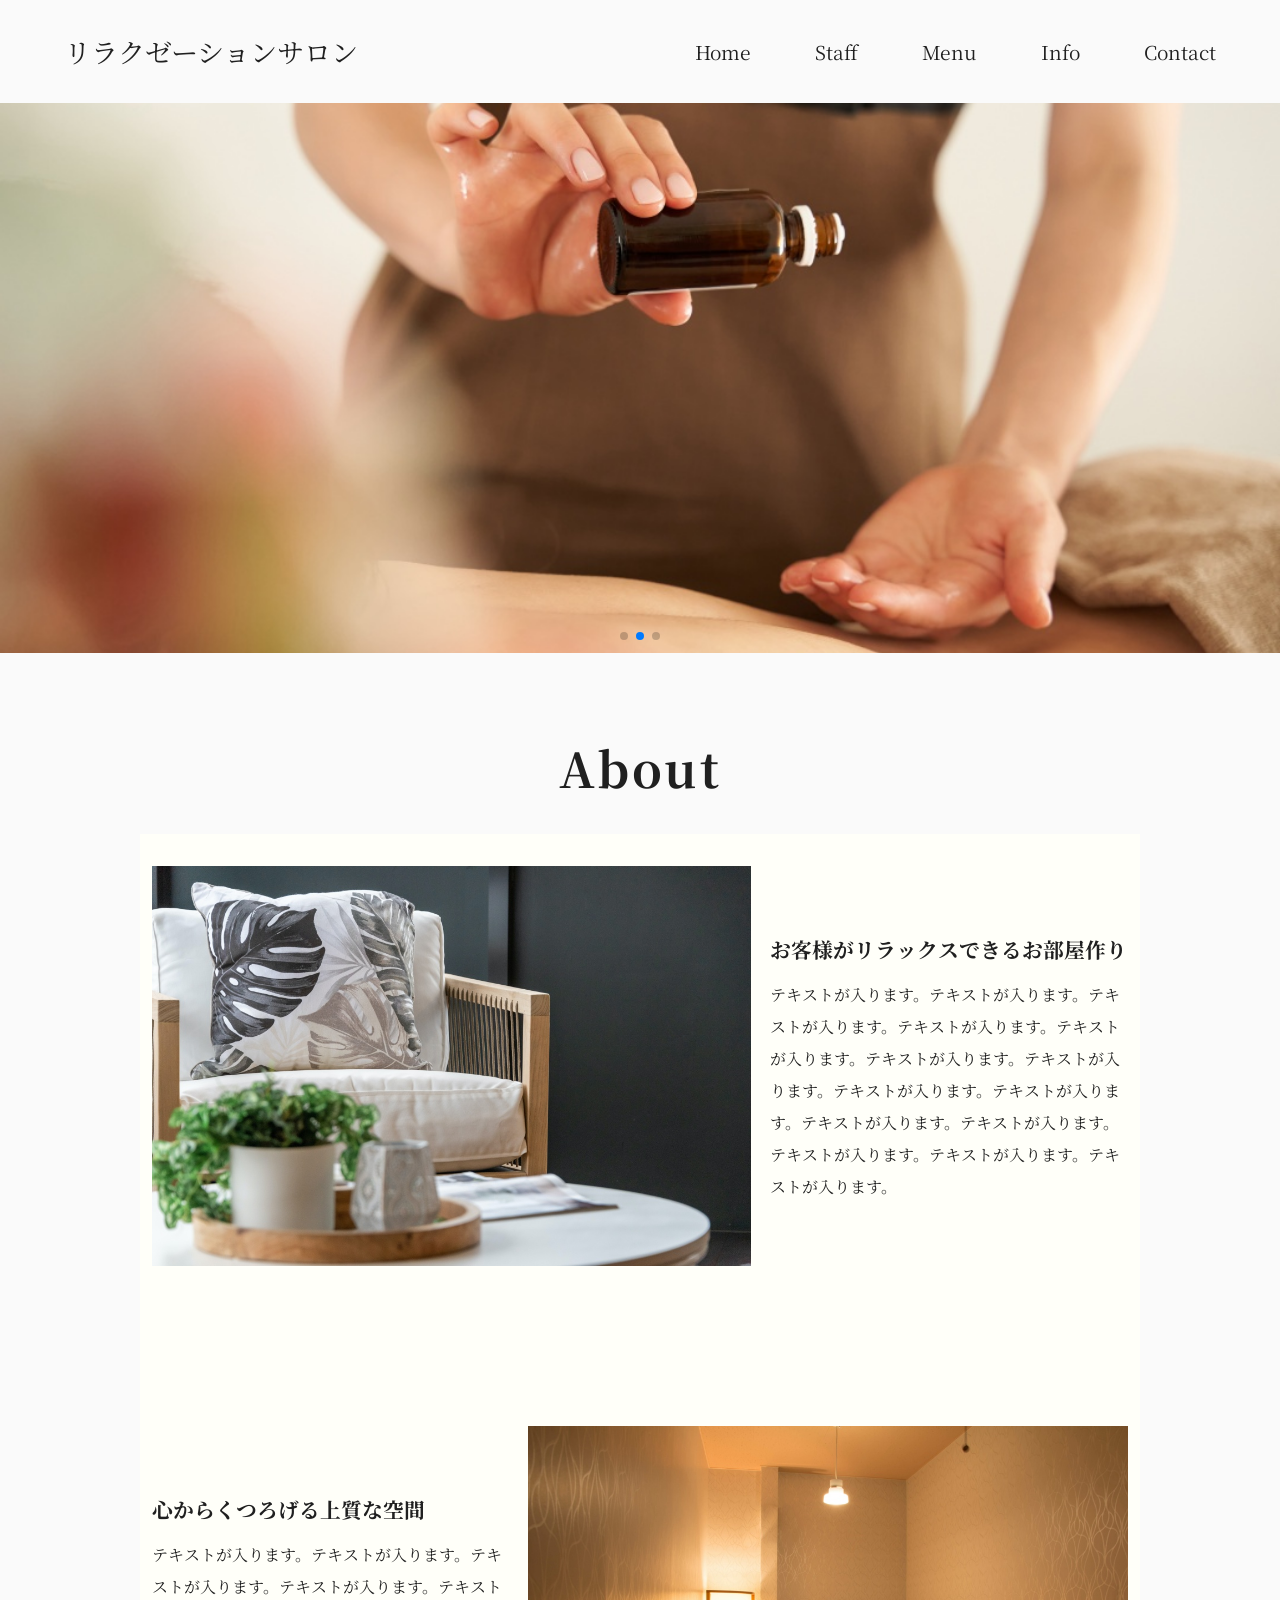
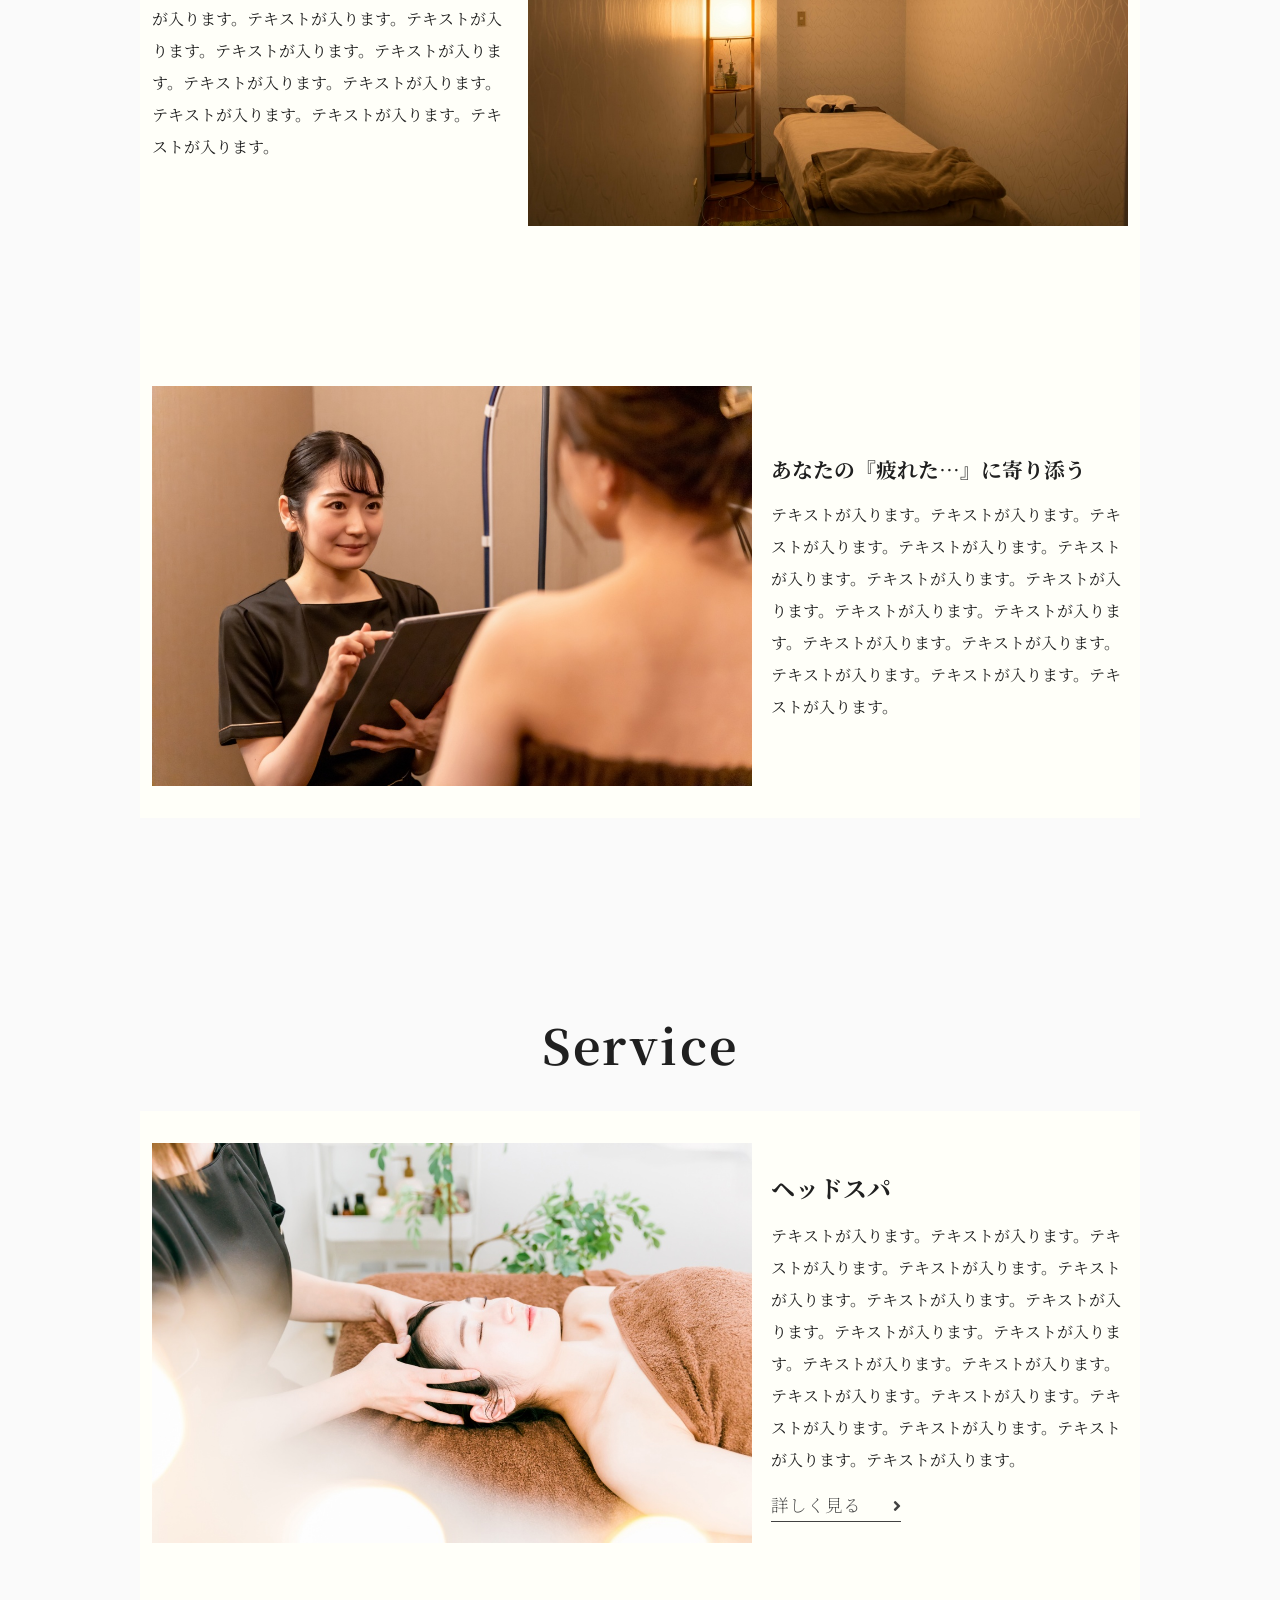
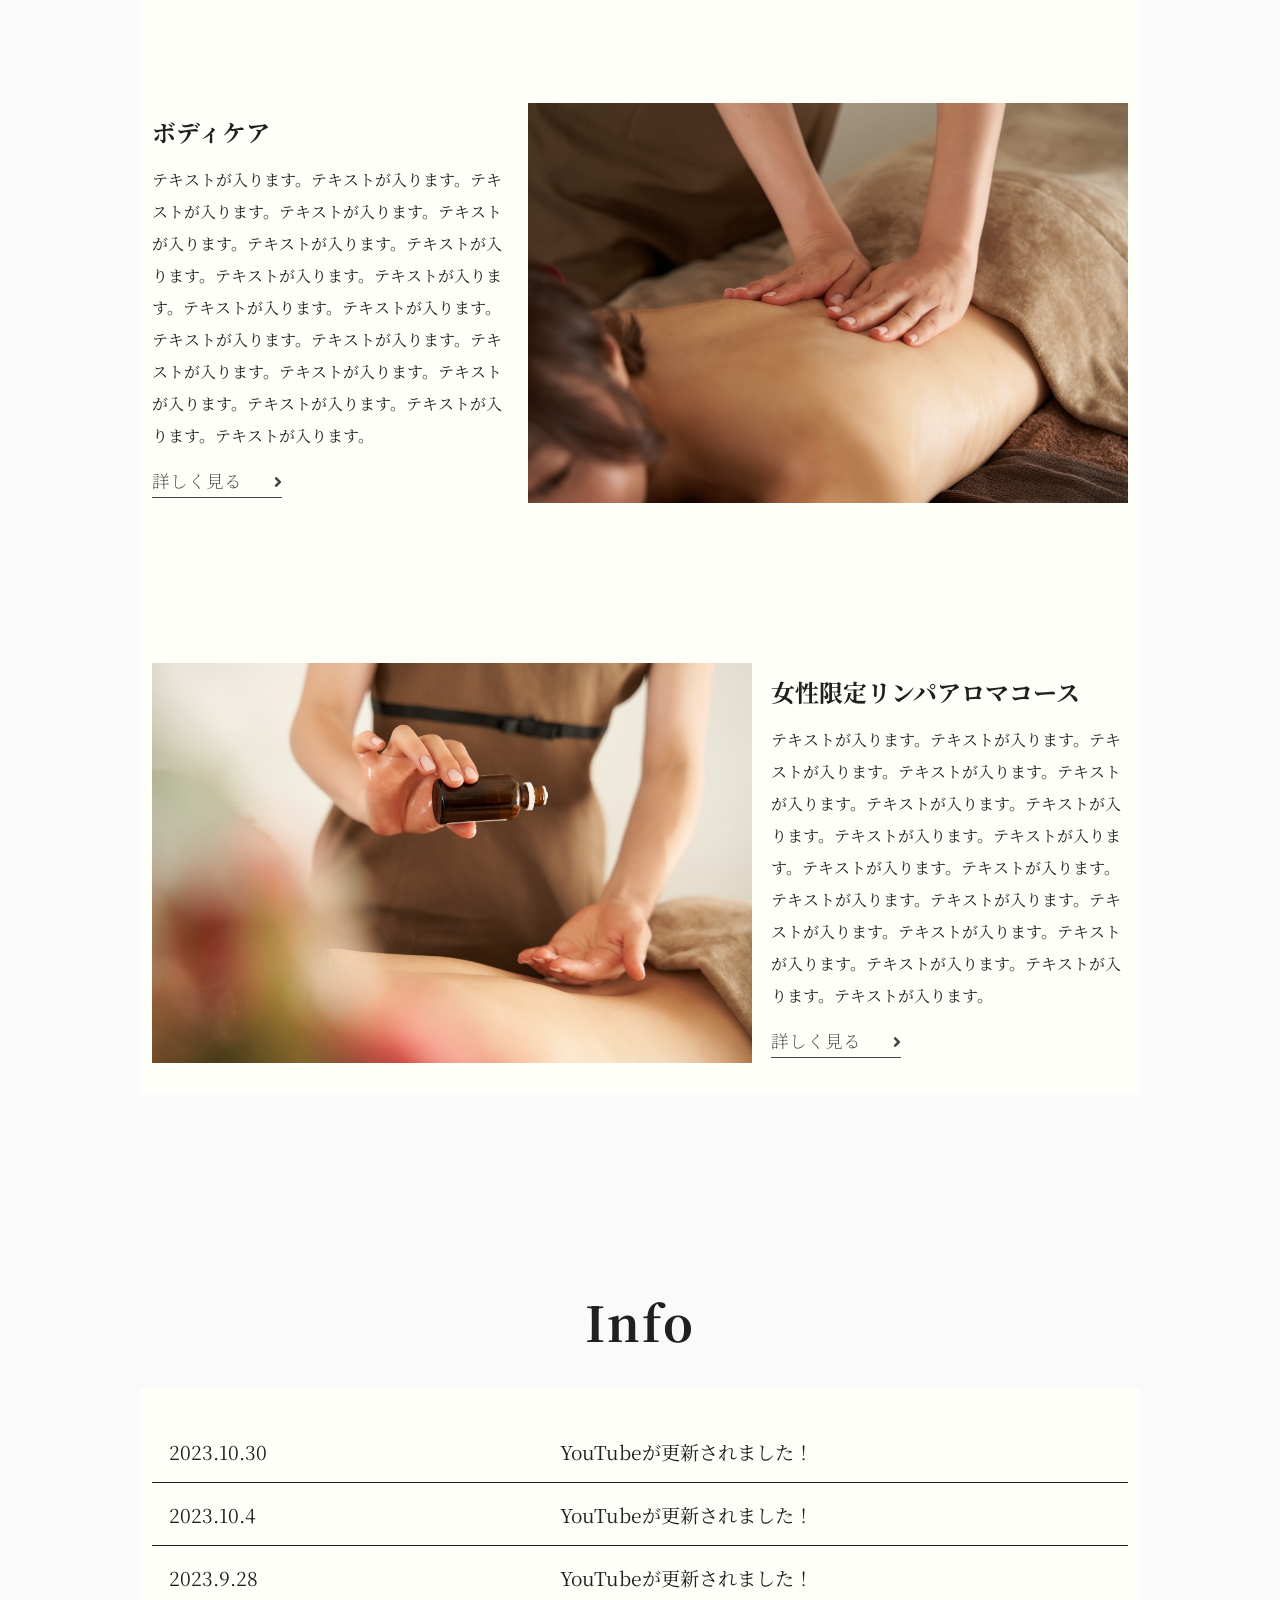
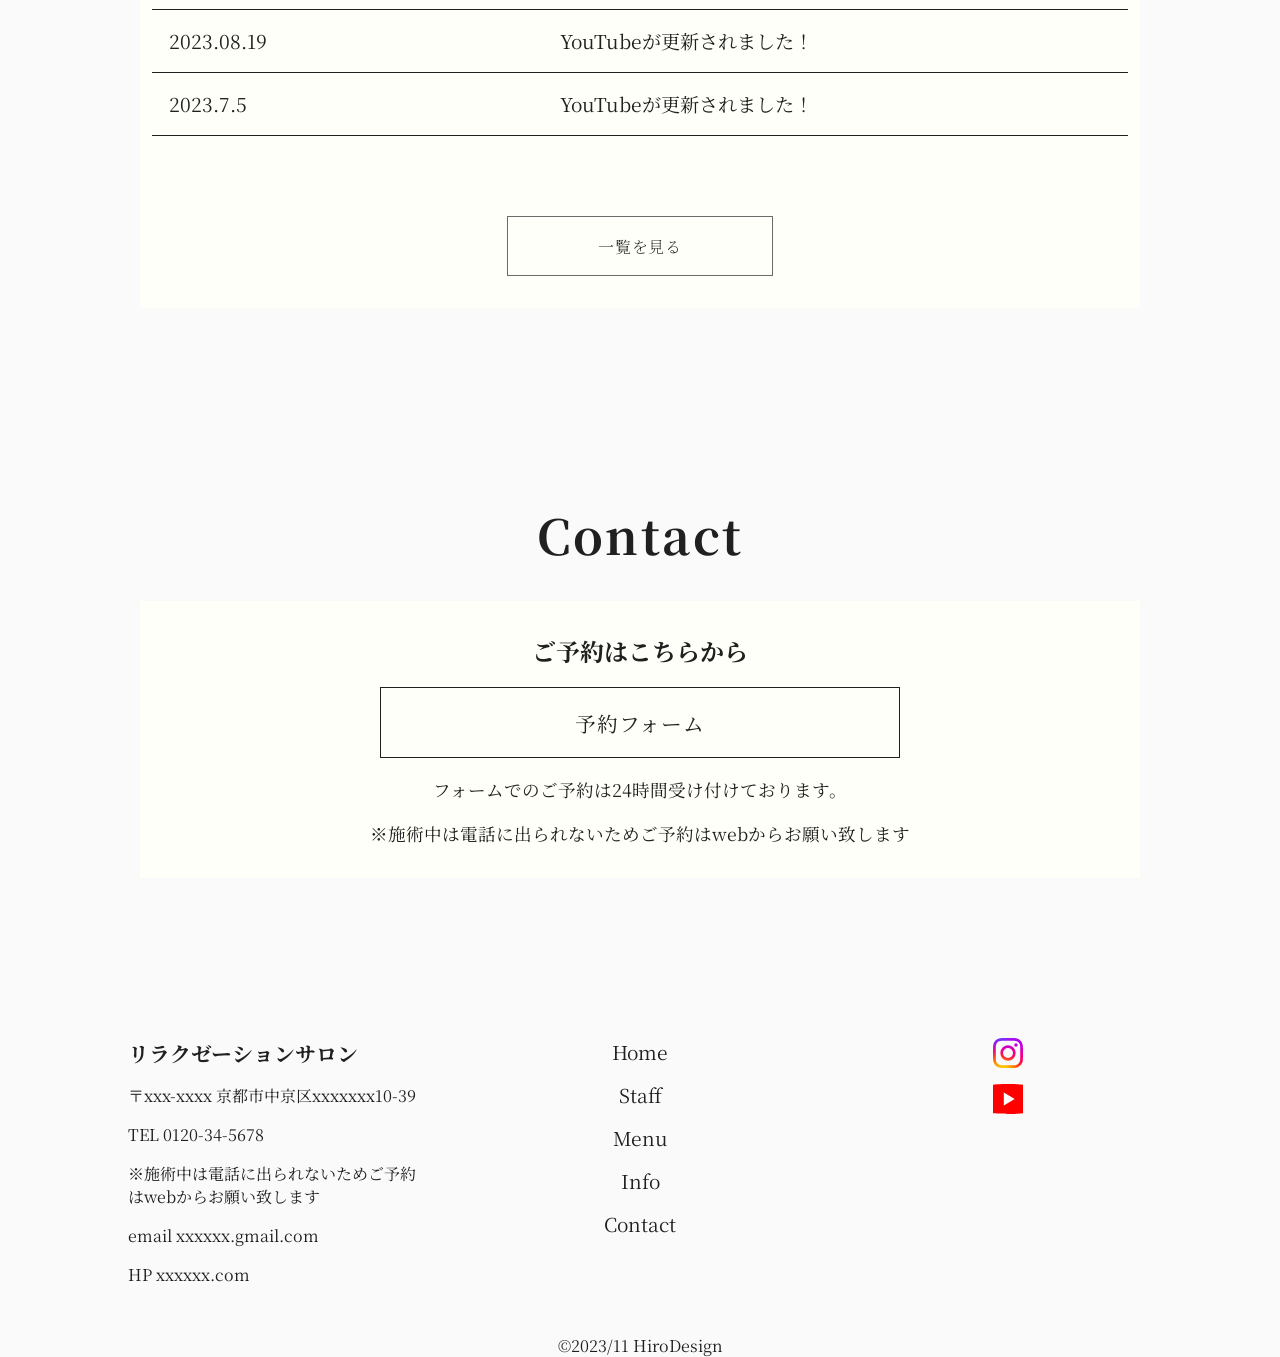
<file: index.html>
<!DOCTYPE html>
<html lang="ja">
<head>
  <meta charset="UTF-8">
  <meta name="viewport" content="width=device-width, initial-scale=1.0">
  <title>Document</title>
  <!-- swiper -->
  <link rel="stylesheet"  href="https://cdn.jsdelivr.net/npm/swiper@11/swiper-bundle.min.css"/>
  <!-- font awesome -->
  <link rel="stylesheet" href="https://cdnjs.cloudflare.com/ajax/libs/font-awesome/5.15.4/css/all.min.css">
  <link rel="stylesheet" href="style.css">
</head>
<body>

  <header class="header">
    <div class="logo">
      <a href="index.html">リラクゼーションサロン</a>
    </div>
      <nav class="navbar">
        <ul>
          <li><a href="index.html">home</a></li>
          <li><a href="staff.html">staff</a></li>
          <li><a href="menu.html">menu</a></li>
          <li><a href="info.html">info</a></li>
          <li><a href="contact.html">contact</a></li>
          <li class="sp-only"><a href="head.html">ヘッドスパとは</a></li>
          <li class="sp-only"><a href="head.html">ボディケアとは</a></li>
          <li class="sp-only"><a href="head.html">リンパアロマとは</a></li>
          <li class="tel pc-only"><p>TEL 0120-34-5678</p></li>
        </ul>
      </nav>
      <div class="fas fa-bars sp-only" id="menu-btn"></div>
  </header>

  <!-- visual -->
  <!-- <section> -->
    <div class="swiper">
      <div class="swiper-wrapper">
        <div class="swiper-slide slide1"></div>
        <div class="swiper-slide slide2"></div>
        <div class="swiper-slide slide3"></div>
      </div>
      <div class="swiper-pagination"></div>
    </div>
  <!-- </section> -->
  <!-- end visual -->

  <!-- about -->
  <section class="about">
    <h2 class="heading">about</h2>
    <div class="container">
      <div class="about-box">
        <img src="img/about02.jpg" alt="">
        <div class="about-text">
          <h3>お客様がリラックスできるお部屋作り</h3>
          <p>テキストが入ります。テキストが入ります。テキストが入ります。テキストが入ります。テキストが入ります。テキストが入ります。テキストが入ります。テキストが入ります。テキストが入ります。テキストが入ります。テキストが入ります。テキストが入ります。テキストが入ります。テキストが入ります。</p>
        </div>
      </div>
      <div class="about-box">
        <img src="img/about01.jpg" alt="">
        <div class="about-text">
          <h3>心からくつろげる上質な空間</h3>
          <p>テキストが入ります。テキストが入ります。テキストが入ります。テキストが入ります。テキストが入ります。テキストが入ります。テキストが入ります。テキストが入ります。テキストが入ります。テキストが入ります。テキストが入ります。テキストが入ります。テキストが入ります。テキストが入ります。</p>
        </div>
      </div>
      <div class="about-box">
        <img src="img/about03.jpg" alt="">
        <div class="about-text">
          <h3>あなたの『疲れた…』に寄り添う</h3>
          <p>テキストが入ります。テキストが入ります。テキストが入ります。テキストが入ります。テキストが入ります。テキストが入ります。テキストが入ります。テキストが入ります。テキストが入ります。テキストが入ります。テキストが入ります。テキストが入ります。テキストが入ります。テキストが入ります。</p>
        </div>
      </div>
      
    </div>
  </section>
  <!-- end about -->

   <!-- service -->
   <section class="service">
    <h2 class="heading">service</h2>
    <div class="container">
      <div class="service-item">
        <img src="img/service01.jpg" alt="">
        <div class="service-text">
          <h3>ヘッドスパ</h3>
          <p>テキストが入ります。テキストが入ります。テキストが入ります。テキストが入ります。テキストが入ります。テキストが入ります。テキストが入ります。テキストが入ります。テキストが入ります。テキストが入ります。テキストが入ります。テキストが入ります。テキストが入ります。テキストが入ります。テキストが入ります。テキストが入ります。テキストが入ります。</p>
          <a href="head.html" class="service-btn">詳しく見る<i class="fas fa-angle-right"></i></a>
        </div>
      </div>
      <div class="service-item">
        <img src="img/visual03.jpg" alt="">
        <div class="service-text">
          <h3>ボディケア</h3>
          <p>テキストが入ります。テキストが入ります。テキストが入ります。テキストが入ります。テキストが入ります。テキストが入ります。テキストが入ります。テキストが入ります。テキストが入ります。テキストが入ります。テキストが入ります。テキストが入ります。テキストが入ります。テキストが入ります。テキストが入ります。テキストが入ります。テキストが入ります。テキストが入ります。テキストが入ります。</p>
          <a href="body.html" class="service-btn">詳しく見る<i class="fas fa-angle-right"></i></a>
        </div>
      </div>
      <div class="service-item">
        <img src="img/visual02.jpg" alt="">
        <div class="service-text">
          <h3>女性限定リンパアロマコース</h3>
          <p>テキストが入ります。テキストが入ります。テキストが入ります。テキストが入ります。テキストが入ります。テキストが入ります。テキストが入ります。テキストが入ります。テキストが入ります。テキストが入ります。テキストが入ります。テキストが入ります。テキストが入ります。テキストが入ります。テキストが入ります。テキストが入ります。テキストが入ります。テキストが入ります。テキストが入ります。</p>
          <a href="aroma.html" class="service-btn">詳しく見る<i class="fas fa-angle-right"></i></a>
        </div>
      </div>

    </div>
  </section>
  <!-- end service -->

  <!-- info -->
  <section class="info">
    <h2 class="heading">info</h2>
    <div class="container">
      <dl>
        <dt>2023.10.30</dt>
        <dd>YouTubeが更新されました！</dd>
        <dt>2023.10.4</dt>
        <dd>YouTubeが更新されました！</dd>
        <dt>2023.9.28</dt>
        <dd>YouTubeが更新されました！</dd>
        <dt>2023.08.19</dt>
        <dd>YouTubeが更新されました！</dd>
        <dt>2023.7.5</dt>
        <dd>YouTubeが更新されました！</dd>
      </dl>
      <a href="info.html" class="btn">一覧を見る</a>
    </div>
  </section>
  <!-- emd info -->

  <!-- contact -->
  <section class="contact">
    <h2 class="heading">contact</h2>
    <div class="container">
      <div class="contact-box">
        <h3>ご予約はこちらから</h3>
        <a href="contact.html" class="contact-btn">予約フォーム</a>
        <p>フォームでのご予約は<br class="sp-only">24時間受け付けております。</p>
        <p>※施術中は電話に出られないため<br class="sp-only">ご予約はwebからお願い致します</p>
      </div>
    </div>
  </section>
  <!-- end contact -->

  <!-- footer -->
  <footer class="footer">
    <div class="footer-wrapper">
      <div class="address">
        <ul>
          <li><h4>リラクゼーションサロン</h4></li>
          <li>〒xxx-xxxx 京都市中京区xxxxxxx10-39</li>
          <li>TEL 0120-34-5678</li>
          <li>※施術中は電話に出られないためご予約はwebからお願い致します</li>
          <li>email xxxxxx.gmail.com</li>
          <li>HP xxxxxx.com</li>
        </ul>
      </div>
      <div class="footer-links">
        <ul>
          <li><a href="index.html">home</a></li>
          <li><a href="staff.html">staff</a></li>
          <li><a href="menu.html">menu</a></li>
          <li><a href="info.html">info</a></li>
          <li><a href="contact.html">contact</a></li>
        </ul>
      </div>
      <div class="footer-links sns-link">
        <ul>
          <li><a href="#"><img src="img/sns03.SVG" alt=""></a></li>
          <li><a href="#"><img src="img/sns05.SVG" alt=""></a></li>
        </ul>
      </div>
    </div>
   
    <div class="copy">
      <p>&copy;2023/11 <span>HiroDesign</span></p>
    </div>
  </footer>
  <!-- end footer -->
 
  <script src="https://cdn.jsdelivr.net/npm/swiper@11/swiper-bundle.min.js"></script>

  <script src="script.js" defer></script>
  
</body>
</html>
</file>
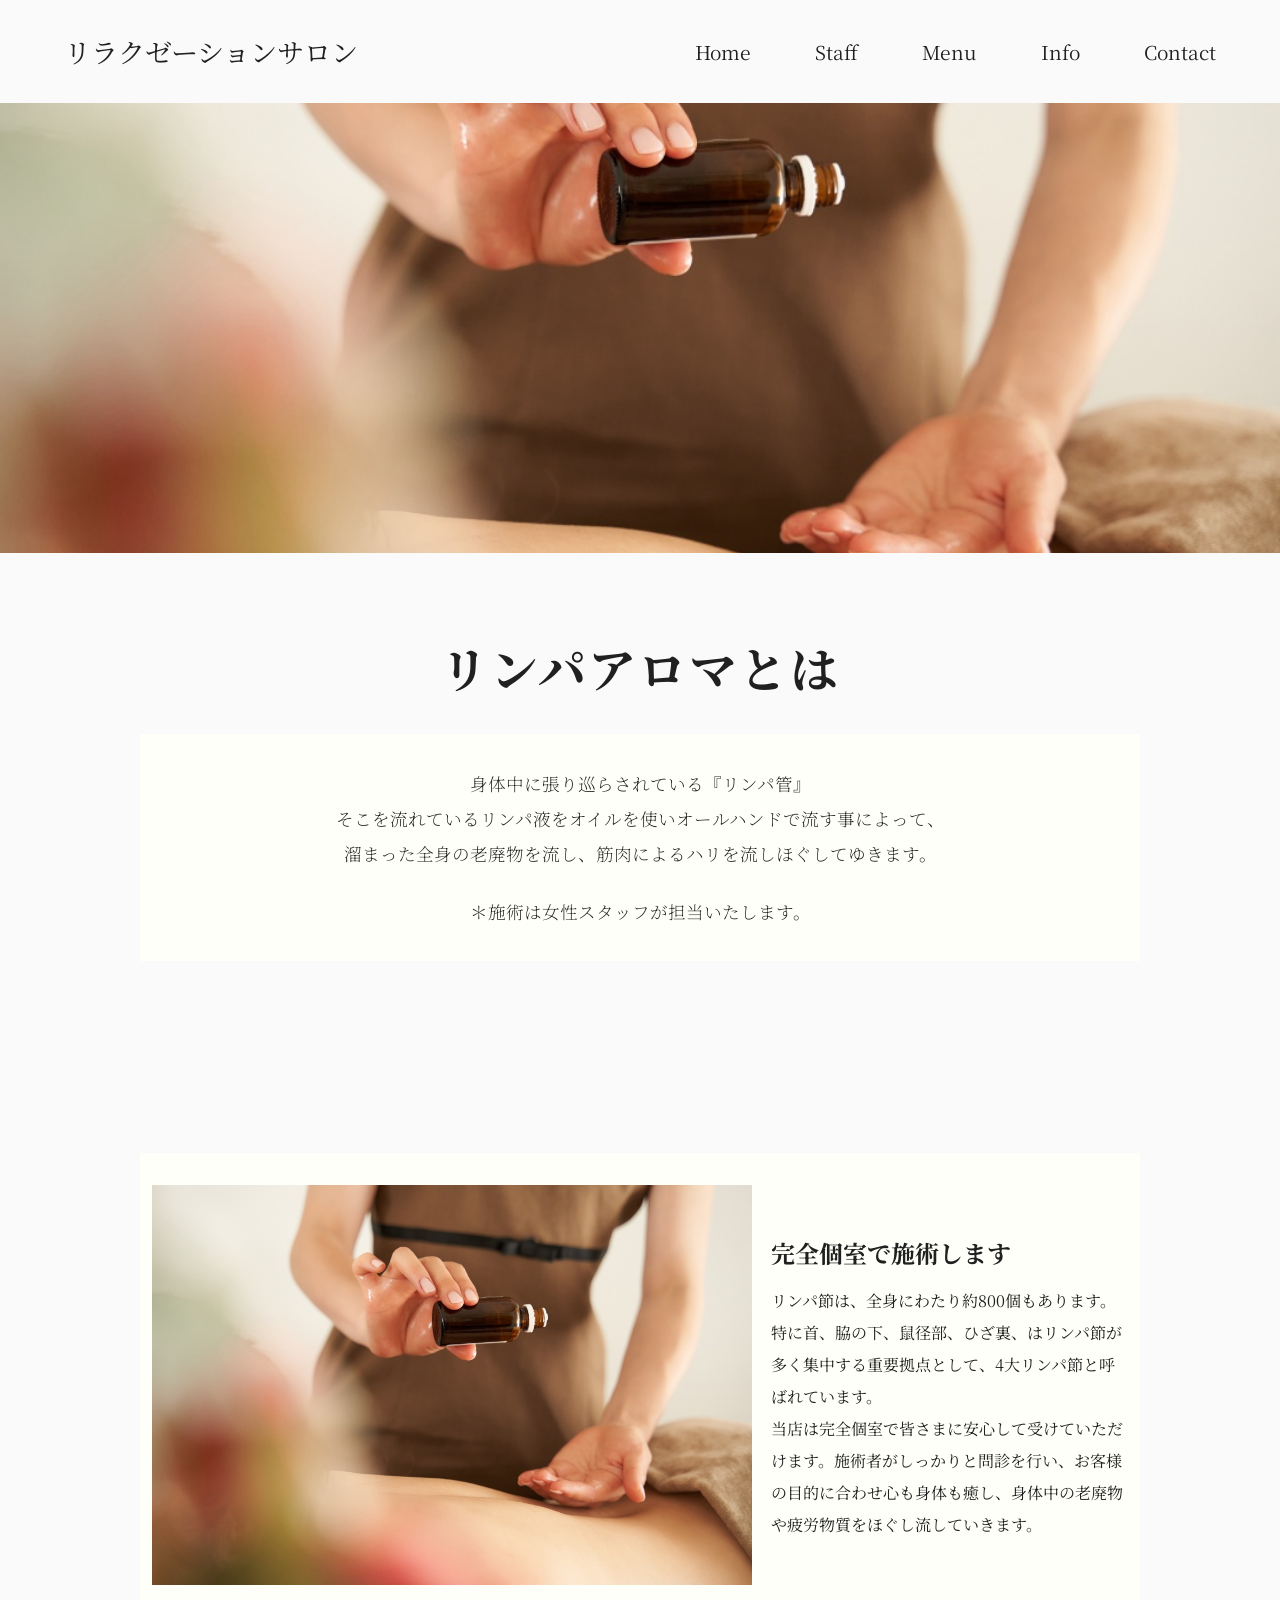
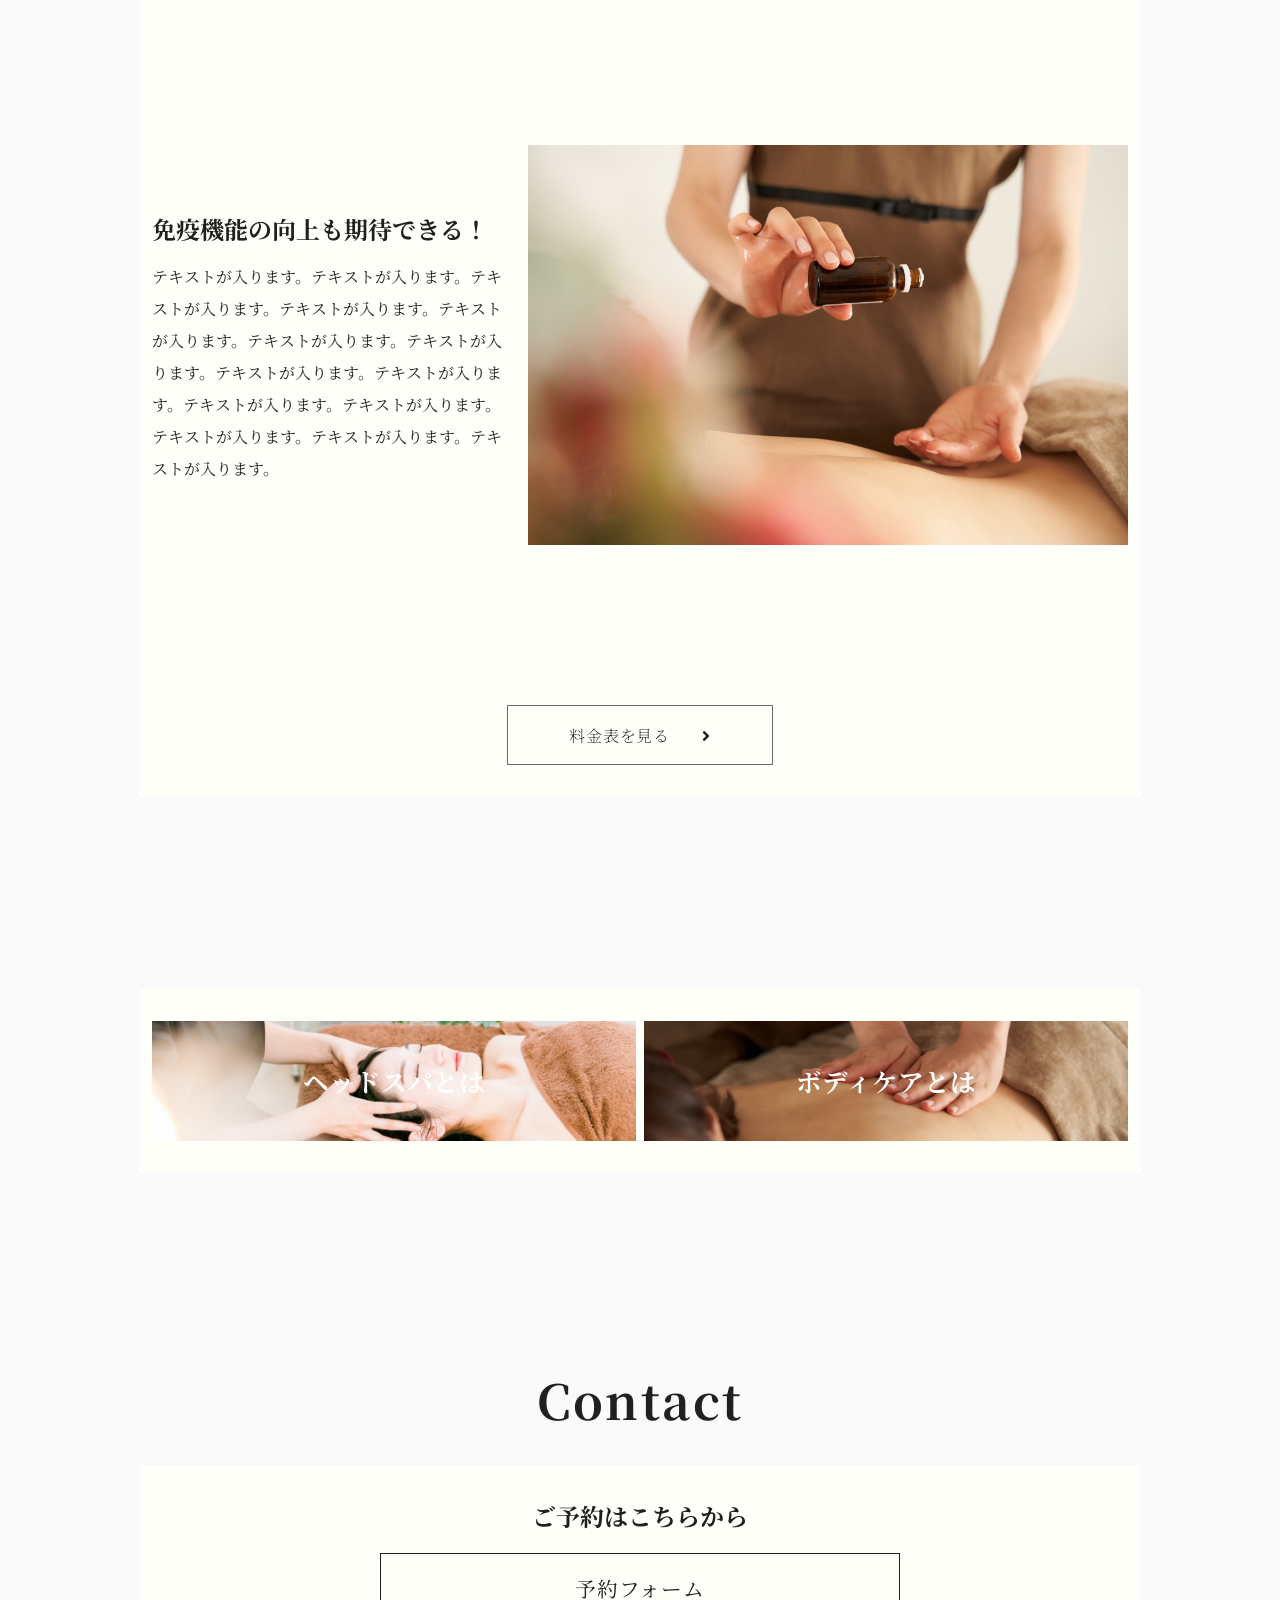
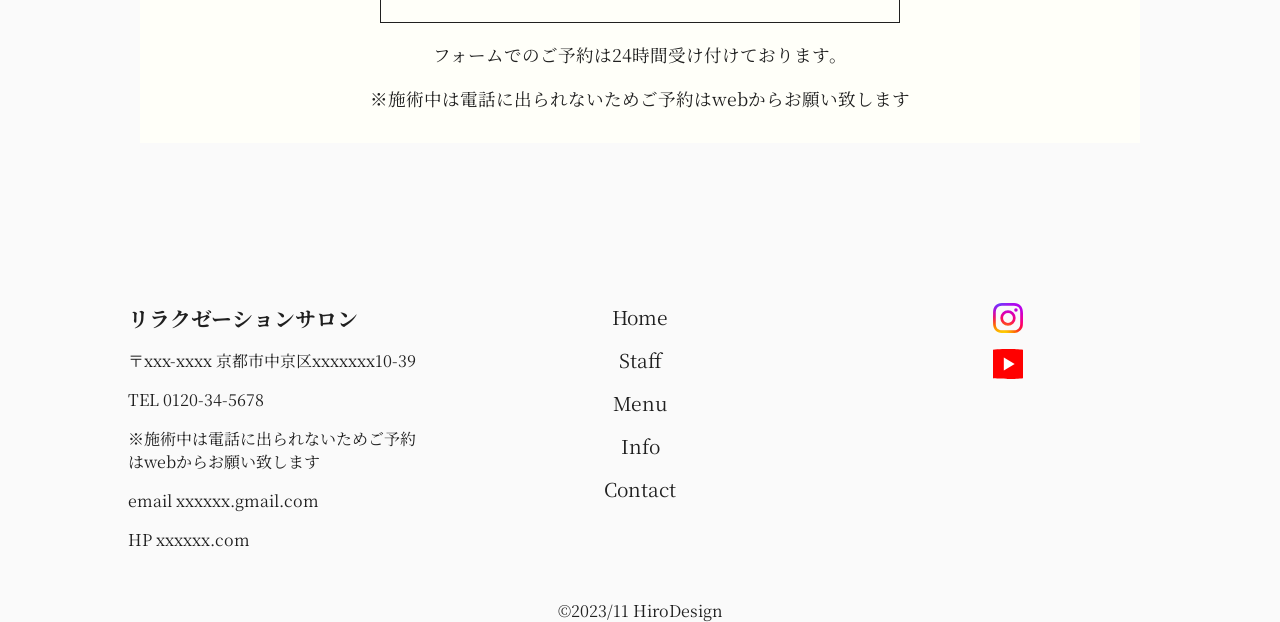
<file: aroma.html>
<!DOCTYPE html>
<html lang="ja">
<head>
  <meta charset="UTF-8">
  <meta name="viewport" content="width=device-width, initial-scale=1.0">
  <title>Document</title>
  <!-- swiper -->
  <link rel="stylesheet"  href="https://cdn.jsdelivr.net/npm/swiper@11/swiper-bundle.min.css"/>
   <!-- font awesome -->
   <link rel="stylesheet" href="https://cdnjs.cloudflare.com/ajax/libs/font-awesome/5.15.4/css/all.min.css">
  <link rel="stylesheet" href="style.css">
</head>
<body>

  <header class="header">
    <div class="logo">
      <a href="index.html">リラクゼーションサロン</a>
    </div>
      <nav class="navbar">
        <ul>
          <li><a href="index.html">home</a></li>
          <li><a href="staff.html">staff</a></li>
          <li><a href="menu.html">menu</a></li>
          <li><a href="info.html">info</a></li>
          <li><a href="contact.html">contact</a></li>
          <li class="sp-only"><a href="head.html">ヘッドスパとは</a></li>
          <li class="sp-only"><a href="head.html">ボディケアとは</a></li>
          <li class="sp-only"><a href="head.html">リンパアロマとは</a></li>
          <li class="tel pc-only"><p>TEL 0120-34-5678</p></li>
        </ul>
      </nav>
      <div class="fas fa-bars sp-only" id="menu-btn"></div>
  </header>


  <!-- visual -->
  <!-- <section> -->
    <div class="swiper page">
      <div class="swiper-wrapper page-visual">
        <div class="page-img"><img src="img/visual02.jpg" alt=""></div>
      </div>
    </div>
  <!-- </section> -->
  <!-- end visual -->

  <section class="service-info">
    <h2 class="heading">リンパアロマとは</h2>
    <div class="container">
      <p>身体中に張り巡らされている『リンパ管』<br>
        そこを流れているリンパ液をオイルを使いオールハンドで流す事によって、<br>溜まった全身の老廃物を流し、筋肉によるハリを流しほぐしてゆきます。
      </p>
      <p class="line">＊施術は女性スタッフが担当いたします。</p>
    </div>
  </section>

  <section class="service">
    <div class="container">
      <div class="service-item">
        <img src="img/visual02.jpg" alt="">
        <div class="service-text">
          <h3>完全個室で施術します</h3>
          <p>リンパ節は、全身にわたり約800個もあります。特に首、脇の下、鼠径部、ひざ裏、はリンパ節が多く集中する重要拠点として、4大リンパ節と呼ばれています。</p>
          <p>当店は完全個室で皆さまに安心して受けていただけます。施術者がしっかりと問診を行い、お客様の目的に合わせ心も身体も癒し、身体中の老廃物や疲労物質をほぐし流していきます。</p>
        </div>
      </div>
     
      <div class="service-item">
        <img src="img/visual02.jpg" alt="">
        <div class="service-text">
          <h3>免疫機能の向上も期待できる！</h3>
          <p>テキストが入ります。テキストが入ります。テキストが入ります。テキストが入ります。テキストが入ります。テキストが入ります。テキストが入ります。テキストが入ります。テキストが入ります。テキストが入ります。テキストが入ります。テキストが入ります。テキストが入ります。テキストが入ります。</p>
          <!-- <p class="page-font">リンパ節には、病原菌などの感染から体を守る『浄化作用』があります。</p>
          <p class="page-font">体内や血液中に細菌やウイルスが入ると、体を防御する白血球が反応し、細菌やウイルスを退治する機能があります。特にリンパ節の中では、白血球の中でも最強のリンパ球がつくられています。</p>
          <p class="page-font">組織液内の細菌やウイルスは、組織液と一緒にリンパ管に回収されますが、必ずリンパ節を通るので、最強のリンパ球によって撃退されます。その結果、病原菌が全身に回ることを防ぐのです。</p> -->
        </div>
      </div>
      <a href="menu.html" class="btn">料金表を見る<i class="fas fa-angle-right"></i></a>
    </div>
    </div>
  </section>

  <section class="service-links">
    <div class="container">
      <ul>
        <li class="link1"><a href="head.html">ヘッドスパとは</a></li>
        <li class="link2"><a href="body.html">ボディケアとは</a></li>
      </ul>
    </div>
  </section>
  <!-- contact -->
  <section class="contact">
    <h2 class="heading">contact</h2>
    <div class="container">
      <div class="contact-box">
        <h3>ご予約はこちらから</h3>
        <a href="contact.html" class="contact-btn">予約フォーム</a>
        <p>フォームでのご予約は24時間受け付けております。</p>
        <p>※施術中は電話に出られないためご予約はwebからお願い致します</p>
      </div>
    </div>
  </section>
  <!-- end contact -->

  <!-- footer -->
  <footer class="footer">
    <div class="footer-wrapper">
      <div class="address">
        <ul>
          <li><h4>リラクゼーションサロン</h4></li>
          <li>〒xxx-xxxx 京都市中京区xxxxxxx10-39</li>
          <li>TEL 0120-34-5678</li>
          <li>※施術中は電話に出られないためご予約はwebからお願い致します</li>
          <li>email xxxxxx.gmail.com</li>
          <li>HP xxxxxx.com</li>
        </ul>
      </div>
      <div class="footer-links">
        <ul>
          <li><a href="index.html">home</a></li>
          <li><a href="staff.html">staff</a></li>
          <li><a href="menu.html">menu</a></li>
          <li><a href="info.html">info</a></li>
          <li><a href="contact.html">contact</a></li>
        </ul>
      </div>
      <div class="footer-links sns-link">
        <ul>
          <li><a href="#"><img src="img/sns03.SVG" alt=""></a></li>
          <li><a href="#"><img src="img/sns05.SVG" alt=""></a></li>
        </ul>
      </div>
    </div>
   
    <div class="copy">
      <p>&copy;2023/11 <span>HiroDesign</span></p>
    </div>
  </footer>
  <!-- end footer -->
 
  <script src="https://cdn.jsdelivr.net/npm/swiper@11/swiper-bundle.min.js"></script>

  <script src="script.js" defer></script>
  
</body>
</html>
</file>
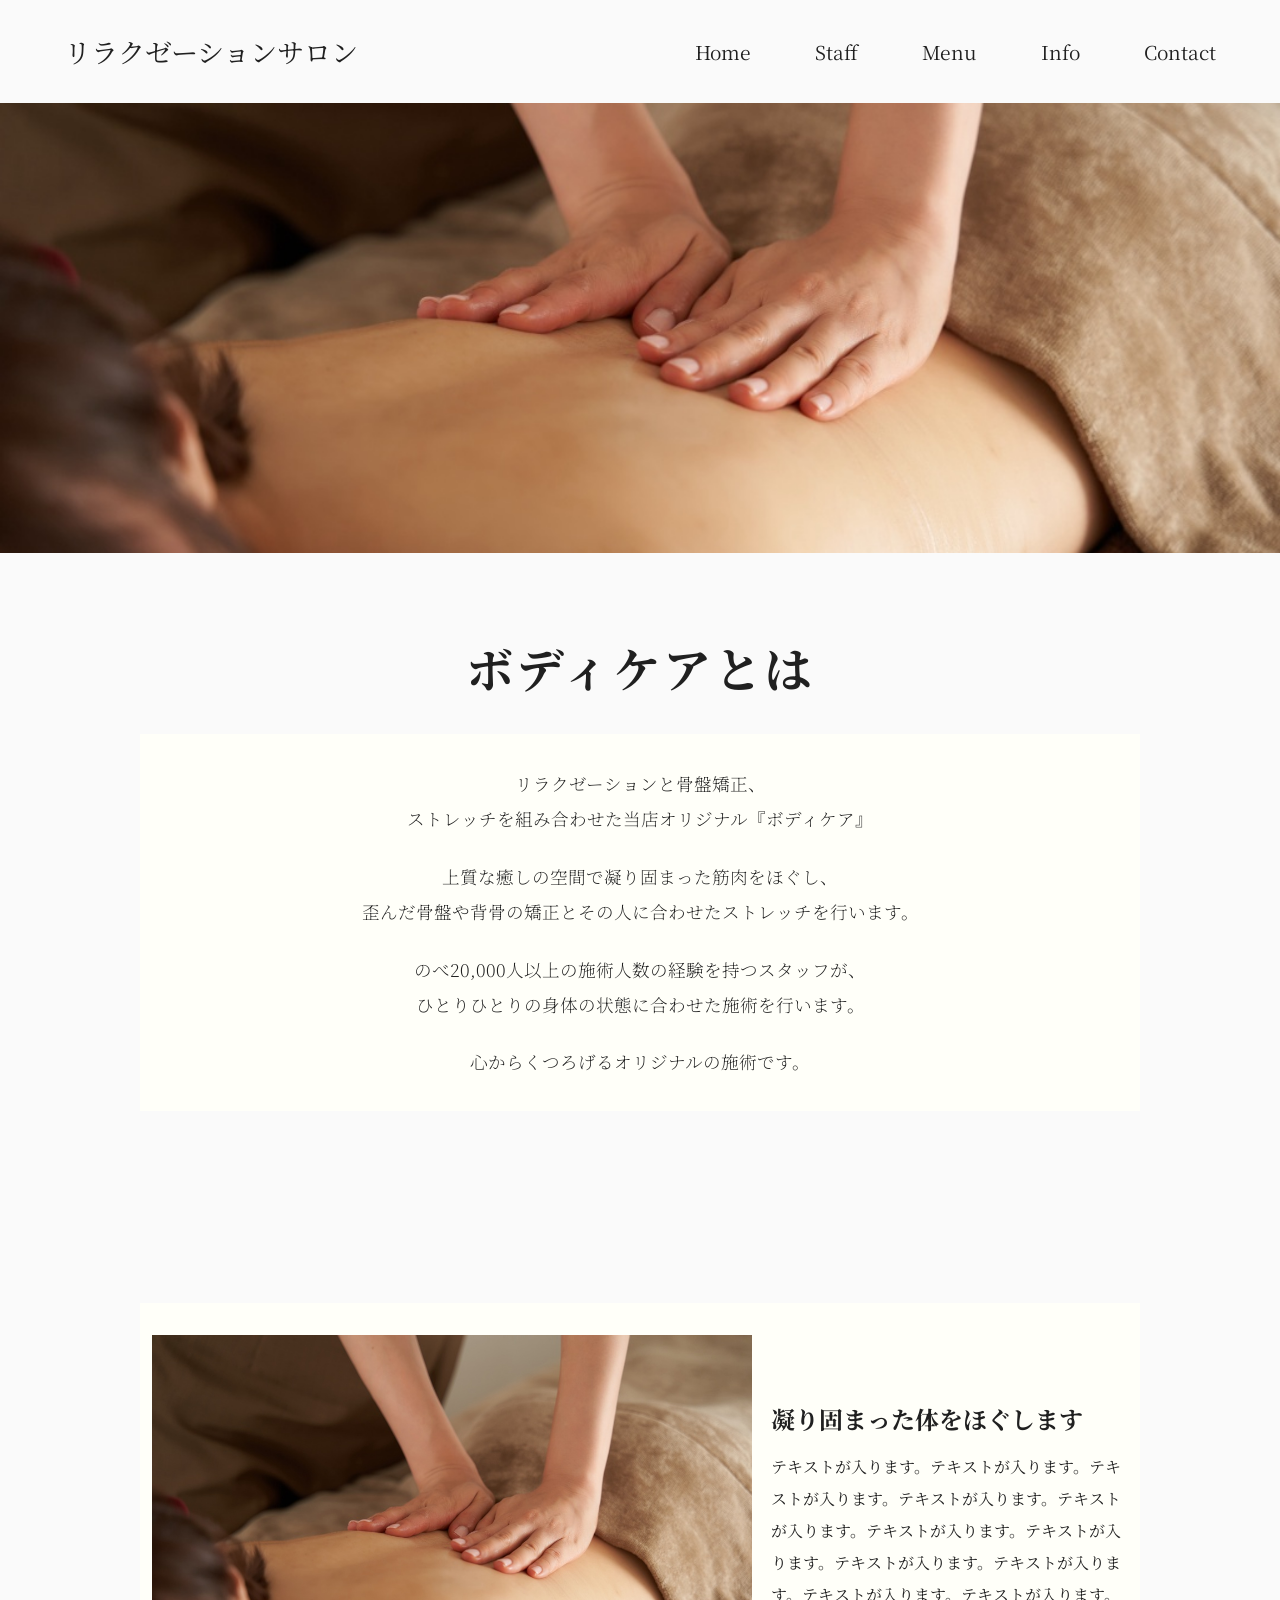
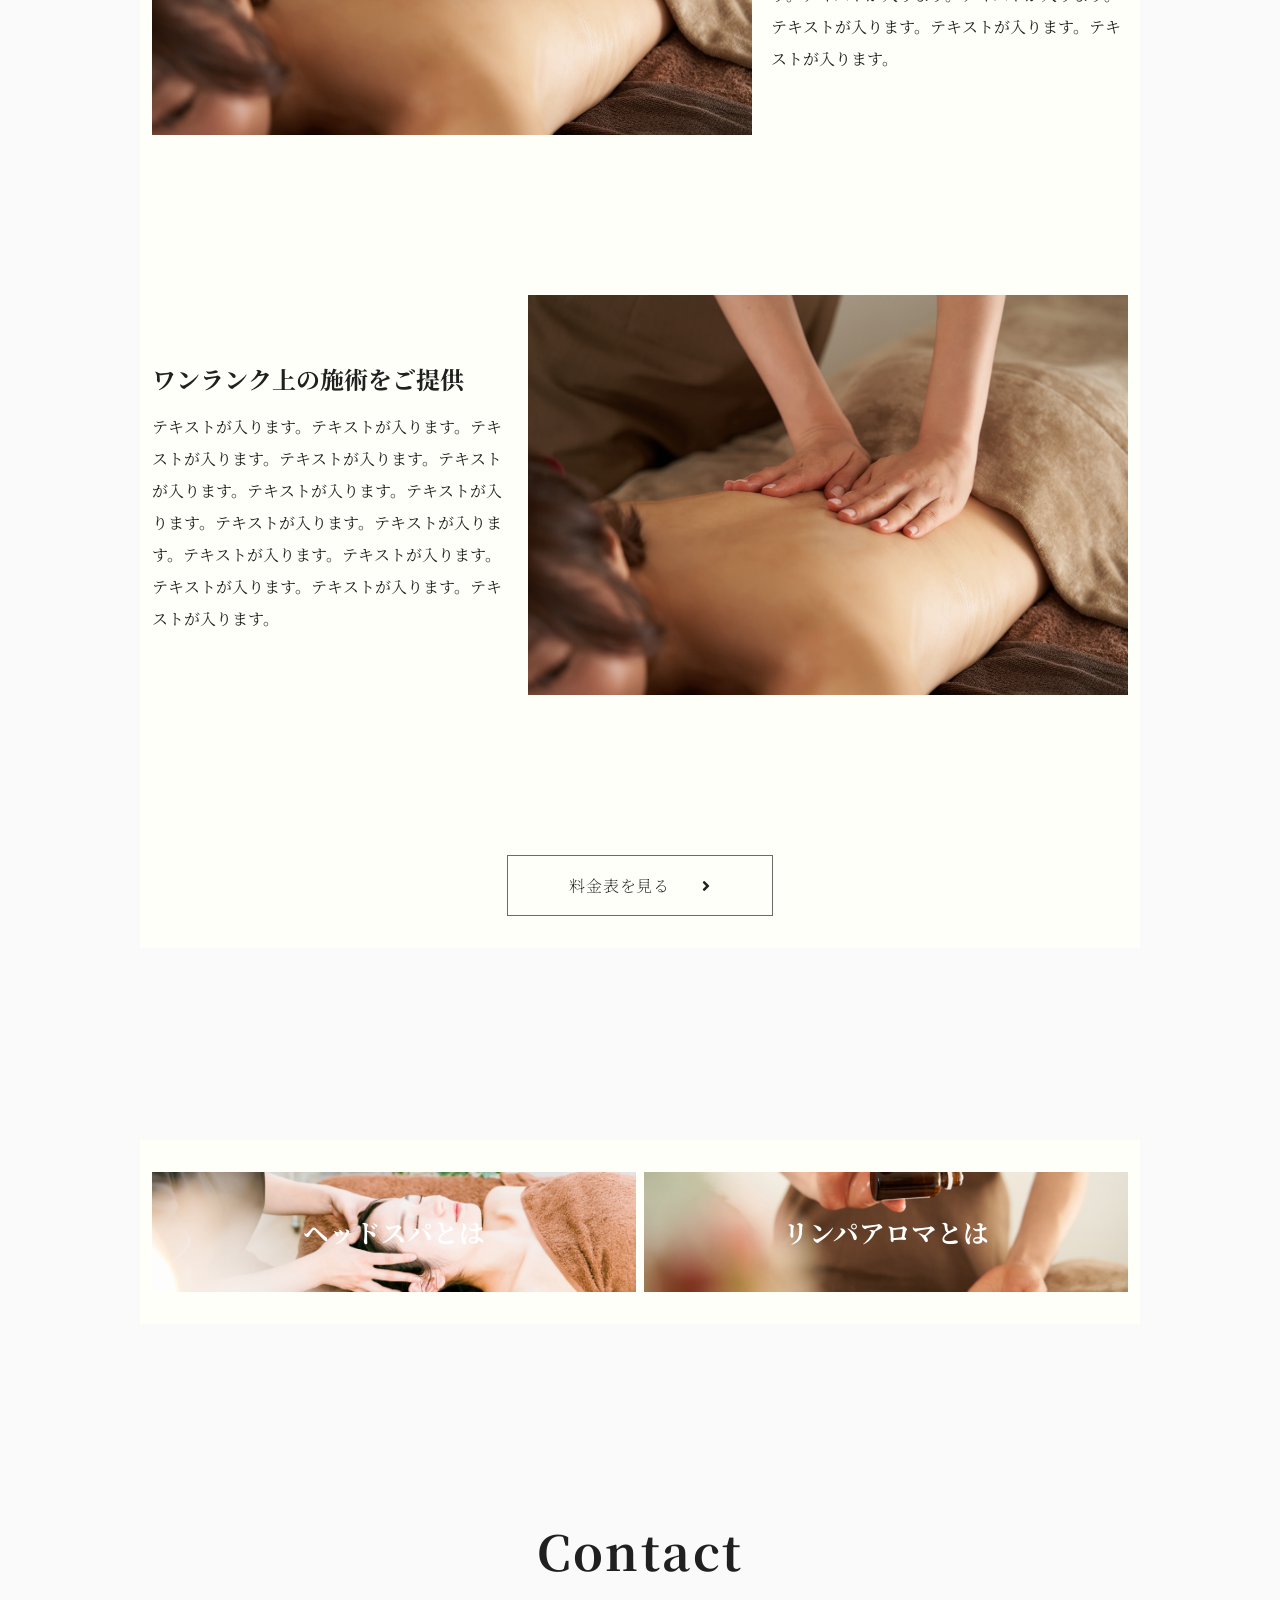
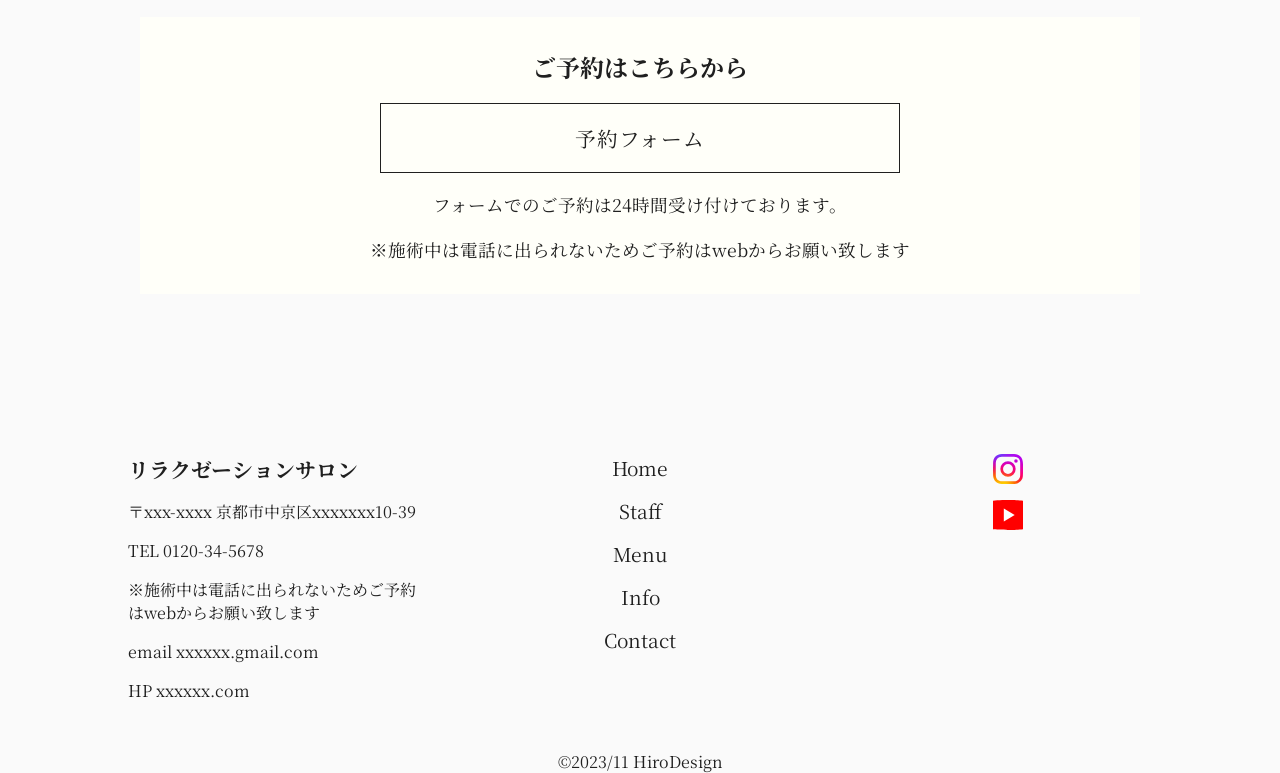
<file: body.html>
<!DOCTYPE html>
<html lang="ja">
<head>
  <meta charset="UTF-8">
  <meta name="viewport" content="width=device-width, initial-scale=1.0">
  <title>Document</title>
  <!-- swiper -->
  <link rel="stylesheet"  href="https://cdn.jsdelivr.net/npm/swiper@11/swiper-bundle.min.css"/>
   <!-- font awesome -->
   <link rel="stylesheet" href="https://cdnjs.cloudflare.com/ajax/libs/font-awesome/5.15.4/css/all.min.css">
  <link rel="stylesheet" href="style.css">
</head>
<body>

  <header class="header">
    <div class="logo">
      <a href="index.html">リラクゼーションサロン</a>
    </div>
      <nav class="navbar">
        <ul>
          <li><a href="index.html">home</a></li>
          <li><a href="staff.html">staff</a></li>
          <li><a href="menu.html">menu</a></li>
          <li><a href="info.html">info</a></li>
          <li><a href="contact.html">contact</a></li>
          <li class="sp-only"><a href="head.html">ヘッドスパとは</a></li>
          <li class="sp-only"><a href="head.html">ボディケアとは</a></li>
          <li class="sp-only"><a href="head.html">リンパアロマとは</a></li>
          <li class="tel pc-only"><p>TEL 0120-34-5678</p></li>
        </ul>
      </nav>
      <div class="fas fa-bars sp-only" id="menu-btn"></div>
  </header>


  <!-- visual -->
  <!-- <section> -->
    <div class="swiper page">
      <div class="swiper-wrapper page-visual">
        <div class="page-img"><img src="img/visual03.jpg" alt=""></div>
      </div>
    </div>
  <!-- </section> -->
  <!-- end visual -->

  <section class="service-info">
    <h2 class="heading">ボディケアとは</h2>
    <div class="container">
      <p>リラクゼーションと骨盤矯正、<br>ストレッチを組み合わせた<br class="sp-only">当店オリジナル『ボディケア』</p>
      <p>上質な癒しの空間で凝り固まった<br class="sp-only">筋肉をほぐし、<br> 歪んだ骨盤や背骨の矯正と<br class="sp-only">その人に合わせたストレッチを行います。</p>
      <p>のべ20,000人以上の<br class="sp-only">施術人数の経験を持つスタッフが、<br>ひとりひとりの身体の状態に合わせた<br class="sp-only">施術を行います。</p>
      <p>心からくつろげるオリジナルの施術です。</p>
      <!-- <p class="line">＊施術は女性スタッフが担当いたします。</p> -->
    </div>
  </section>

  <section class="service">
    <div class="container">
      <div class="service-item">
        <img src="img/visual03.jpg" alt="">
        <div class="service-text">
          <h3>凝り固まった体をほぐします</h3>
          <p>テキストが入ります。テキストが入ります。テキストが入ります。テキストが入ります。テキストが入ります。テキストが入ります。テキストが入ります。テキストが入ります。テキストが入ります。テキストが入ります。テキストが入ります。テキストが入ります。テキストが入ります。テキストが入ります。</p>
        </div>
      </div>
     
      <div class="service-item">
        <img src="img/visual03.jpg" alt="">
        <div class="service-text">
          <h3>ワンランク上の施術をご提供</h3>
          <p>テキストが入ります。テキストが入ります。テキストが入ります。テキストが入ります。テキストが入ります。テキストが入ります。テキストが入ります。テキストが入ります。テキストが入ります。テキストが入ります。テキストが入ります。テキストが入ります。テキストが入ります。テキストが入ります。</p>
        </div>
      </div>
      <a href="menu.html" class="btn">料金表を見る<i class="fas fa-angle-right"></i></a>
    </div>
    </div>
  </section>

  <section class="service-links">
    <div class="container">
      <ul>
        <li class="link1"><a href="head.html">ヘッドスパとは</a></li>
        <li class="link3"><a href="aroma.html">リンパアロマとは</a></li>
      </ul>
    </div>
  </section>
  <!-- contact -->
  <section class="contact">
    <h2 class="heading">contact</h2>
    <div class="container">
      <div class="contact-box">
        <h3>ご予約はこちらから</h3>
        <a href="contact.html" class="contact-btn">予約フォーム</a>
        <p>フォームでのご予約は24時間受け付けております。</p>
        <p>※施術中は電話に出られないためご予約はwebからお願い致します</p>
      </div>
    </div>
  </section>
  <!-- end contact -->

  <!-- footer -->
  <footer class="footer">
    <div class="footer-wrapper">
      <div class="address">
        <ul>
          <li><h4>リラクゼーションサロン</h4></li>
          <li>〒xxx-xxxx 京都市中京区xxxxxxx10-39</li>
          <li>TEL 0120-34-5678</li>
          <li>※施術中は電話に出られないためご予約はwebからお願い致します</li>
          <li>email xxxxxx.gmail.com</li>
          <li>HP xxxxxx.com</li>
        </ul>
      </div>
      <div class="footer-links">
        <ul>
          <li><a href="index.html">home</a></li>
          <li><a href="staff.html">staff</a></li>
          <li><a href="menu.html">menu</a></li>
          <li><a href="info.html">info</a></li>
          <li><a href="contact.html">contact</a></li>
        </ul>
      </div>
      <div class="footer-links sns-link">
        <ul>
          <li><a href="#"><img src="img/sns03.SVG" alt=""></a></li>
          <li><a href="#"><img src="img/sns05.SVG" alt=""></a></li>
        </ul>
      </div>
    </div>
   
    <div class="copy">
      <p>&copy;2023/11 <span>HiroDesign</span></p>
    </div>
  </footer>
  <!-- end footer -->
 
  <script src="https://cdn.jsdelivr.net/npm/swiper@11/swiper-bundle.min.js"></script>

  <script src="script.js" defer></script>
  
</body>
</html>
</file>
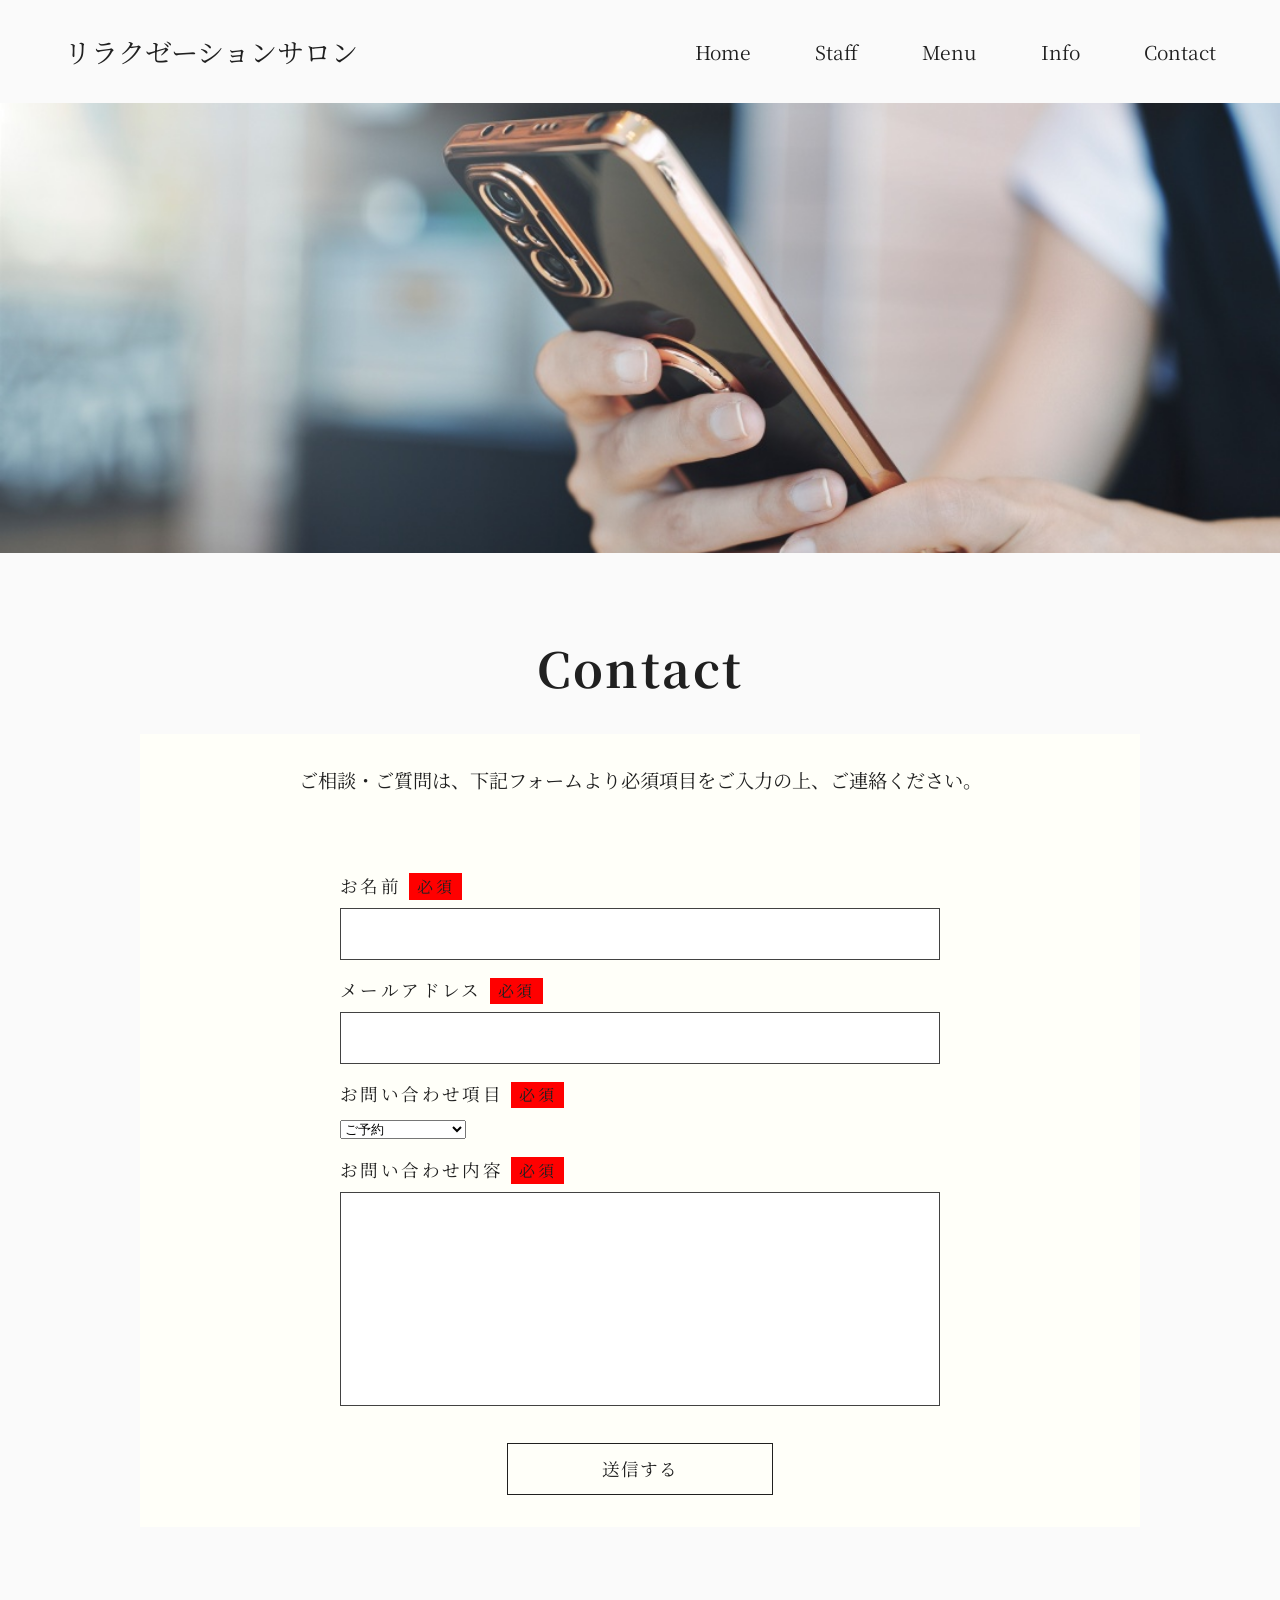
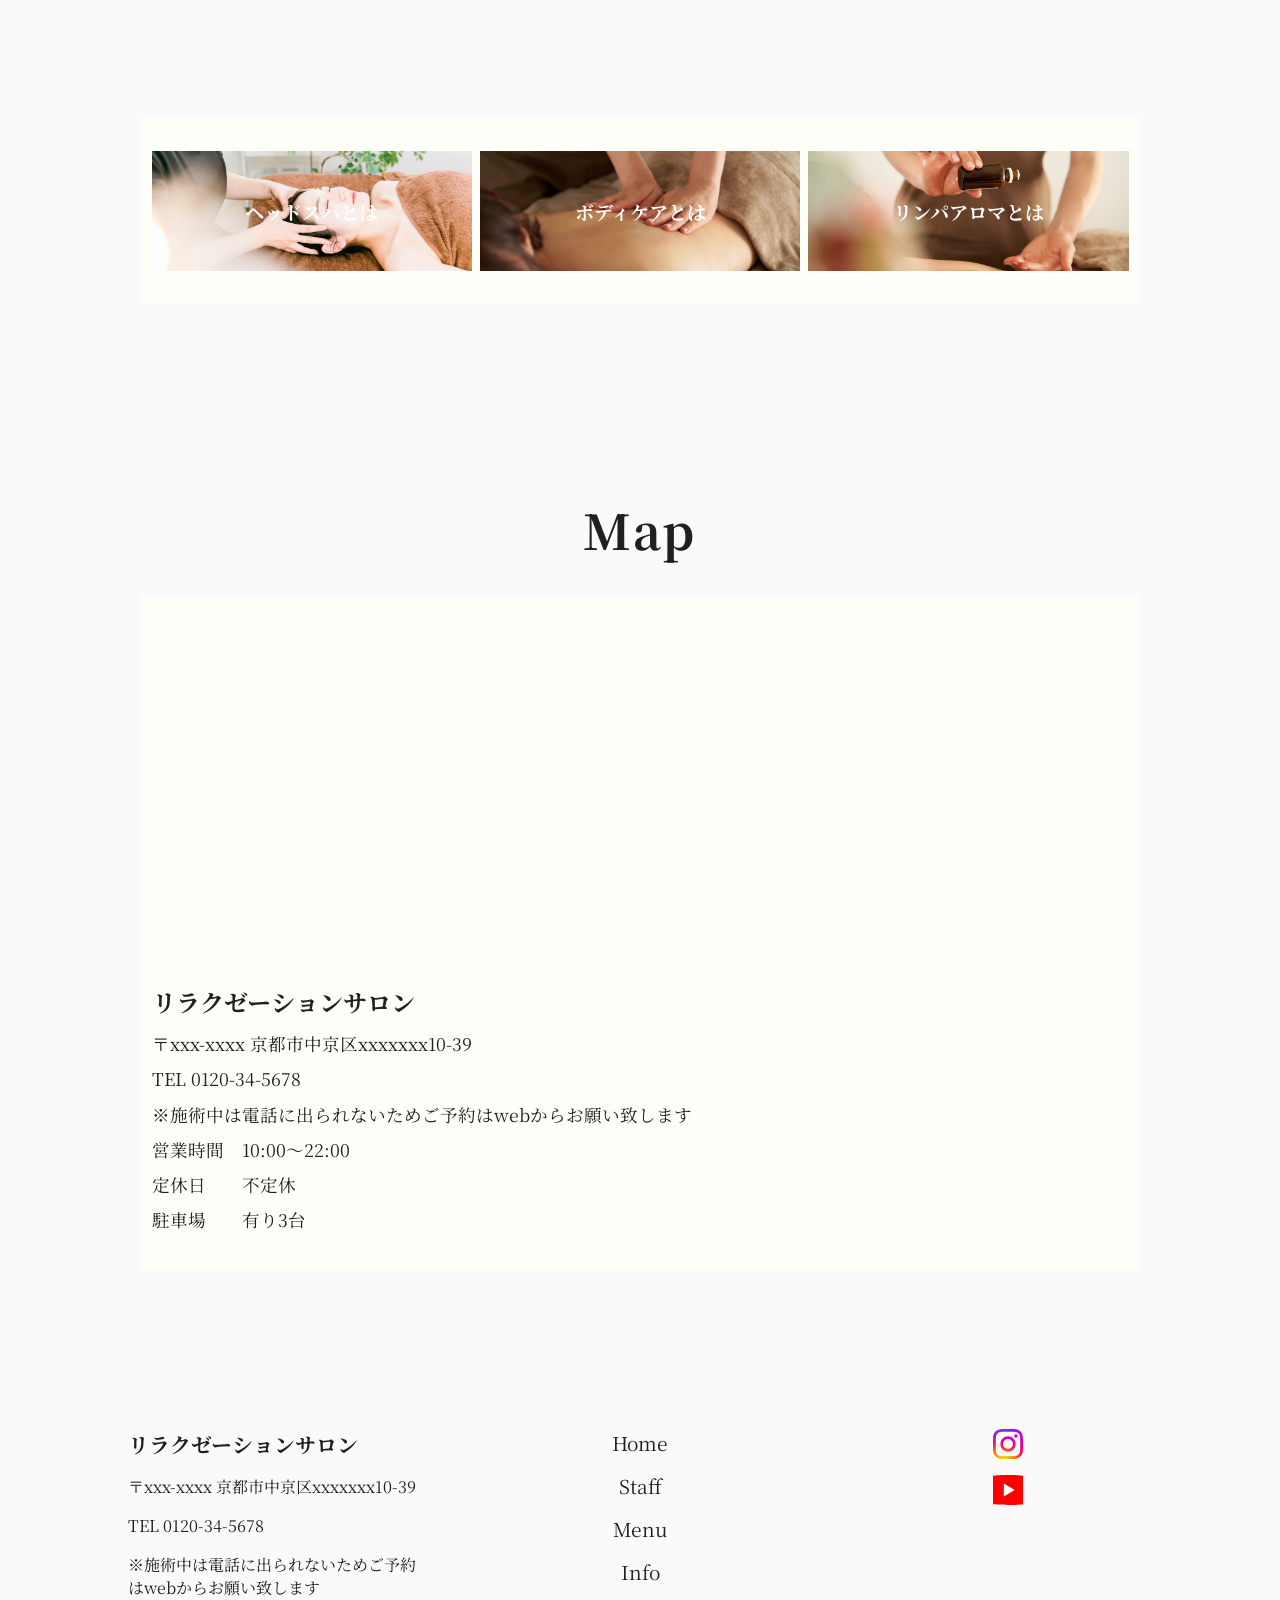
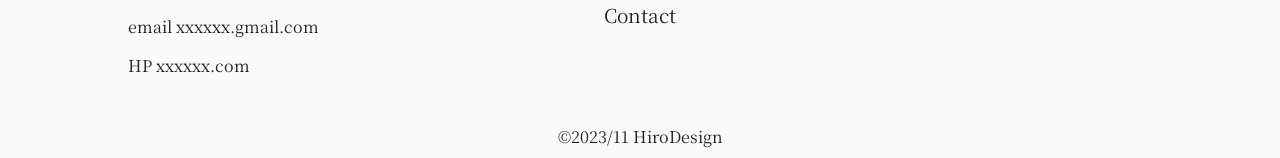
<file: contact.html>
<!DOCTYPE html>
<html lang="ja">
<head>
  <meta charset="UTF-8">
  <meta name="viewport" content="width=device-width, initial-scale=1.0">
  <title>Document</title>
  <!-- swiper -->
  <link rel="stylesheet"  href="https://cdn.jsdelivr.net/npm/swiper@11/swiper-bundle.min.css"/>
   <!-- font awesome -->
   <link rel="stylesheet" href="https://cdnjs.cloudflare.com/ajax/libs/font-awesome/5.15.4/css/all.min.css">
  <link rel="stylesheet" href="style.css">
</head>
<body>

  <header class="header">
    <div class="logo">
      <a href="index.html">リラクゼーションサロン</a>
    </div>
      <nav class="navbar">
        <ul>
          <li><a href="index.html">home</a></li>
          <li><a href="staff.html">staff</a></li>
          <li><a href="menu.html">menu</a></li>
          <li><a href="info.html">info</a></li>
          <li><a href="contact.html">contact</a></li>
          <li class="sp-only"><a href="head.html">ヘッドスパとは</a></li>
          <li class="sp-only"><a href="body.html">ボディケアとは</a></li>
          <li class="sp-only"><a href="aroma.html">リンパアロマとは</a></li>
          <li class="tel pc-only"><p>TEL 0120-34-5678</p></li>
        </ul>
      </nav>
      <div class="fas fa-bars sp-only" id="menu-btn"></div>
  </header>


  <!-- visual -->
  <!-- <section> -->
    <div class="swiper page">
      <div class="swiper-wrapper page-visual">
        <div class="page-img"><img src="img/contact01.jpg" alt=""></div>
      </div>
    </div>
  <!-- </section> -->
  <!-- end visual -->

  <!-- contact-area -->
  <section class="contact-area">
    <h2 class="heading">contact</h2>
    <div class="container">
      <div class="contact-box">
        <p>ご相談・ご質問は、下記フォームより<br class="sp-only">必須項目をご入力の上、ご連絡ください。</p>
      </div>

      <div class="contact-form">
        <form action="">
          <div>
            <label for="name">お名前<span>必須</span></label>
            <input type="text" name="name">
          </div>
          <div>
            <label for="email">メールアドレス<span>必須</span></label>
            <input type="email" name="email">
          </div>
          <div>
            <label for="select">お問い合わせ項目<span>必須</span></label>
            <select name="select" id="">
              <option value="ご予約">ご予約</option>
              <option value="サービスについて">サービスについて</option>
              <option value="その他">その他</option>
            </select>
          </div>
          <div>
            <label for="message">お問い合わせ内容<span>必須</span></label>
            <textarea name="message" id="" cols="30" rows="10"></textarea>
          </div>
        </form>
        <input type="submit" class="button" value="送信する">
      </div>
    </div>
  </section>
  <!-- end contact-area -->

  <!-- menu-item -->
  <section class="contact-links service-links">
    <div class="container">
      <ul>
        <li class="link1"><a href="head.html">ヘッドスパとは</a></li>
        <li class="link2"><a href="body.html">ボディケアとは</a></li>
        <li class="link3"><a href="aroma.html">リンパアロマとは</a></li>
      </ul>
    </div>
  </section>
  <!-- end menu-item -->

  <!-- access -->
  <section class="access">
    <h2 class="heading">map</h2>
    <div class="container">
      <div class="access-wrapper">
        <div class="map"><iframe src="https://www.google.com/maps/embed?pb=!1m18!1m12!1m3!1d3267.0222339143193!2d135.73254777575897!3d35.03117367280412!2m3!1f0!2f0!3f0!3m2!1i1024!2i768!4f13.1!3m3!1m2!1s0x600107ed7bf0e06d%3A0x5b26fec16c2eee1a!2z5YyX6YeO5aSp5rqA5a6u!5e0!3m2!1sja!2sjp!4v1700273898076!5m2!1sja!2sjp" width="600" height="350" style="border:0;" allowfullscreen="" loading="lazy" referrerpolicy="no-referrer-when-downgrade"></iframe></div>
        <div class="access-address">
          <h3>リラクゼーションサロン</h3>
          <p>〒xxx-xxxx 京都市中京区xxxxxxx10-39</p>
          <p>TEL 0120-34-5678</p>
          <p>※施術中は電話に出られないためご予約はwebからお願い致します</p>
          <p>営業時間　10:00～22:00</p>
          <p>定休日　　不定休</p>
          <p>駐車場　　有り3台</p>
        </div>
      </div>
    </div>
  </section>
  <!-- end access -->
 

  <!-- footer -->
  <footer class="footer">
    <div class="footer-wrapper">
      <div class="address">
        <ul>
          <li><h4>リラクゼーションサロン</h4></li>
          <li>〒xxx-xxxx 京都市中京区xxxxxxx10-39</li>
          <li>TEL 0120-34-5678</li>
          <li>※施術中は電話に出られないためご予約はwebからお願い致します</li>
          <li>email xxxxxx.gmail.com</li>
          <li>HP xxxxxx.com</li>
        </ul>
      </div>
      <div class="footer-links">
        <ul>
          <li><a href="index.html">home</a></li>
          <li><a href="staff.html">staff</a></li>
          <li><a href="menu.html">menu</a></li>
          <li><a href="info.html">info</a></li>
          <li><a href="contact.html">contact</a></li>
        </ul>
      </div>
      <div class="footer-links sns-link">
        <ul>
          <li><a href="#"><img src="img/sns03.SVG" alt=""></a></li>
          <li><a href="#"><img src="img/sns05.SVG" alt=""></a></li>
        </ul>
      </div>
    </div>
   
    <div class="copy">
      <p>&copy;2023/11 <span>HiroDesign</span></p>
    </div>
  </footer>
  <!-- end footer -->
 
  <script src="https://cdn.jsdelivr.net/npm/swiper@11/swiper-bundle.min.js"></script>

  <script src="script.js" defer></script>
  
</body>
</html>
</file>
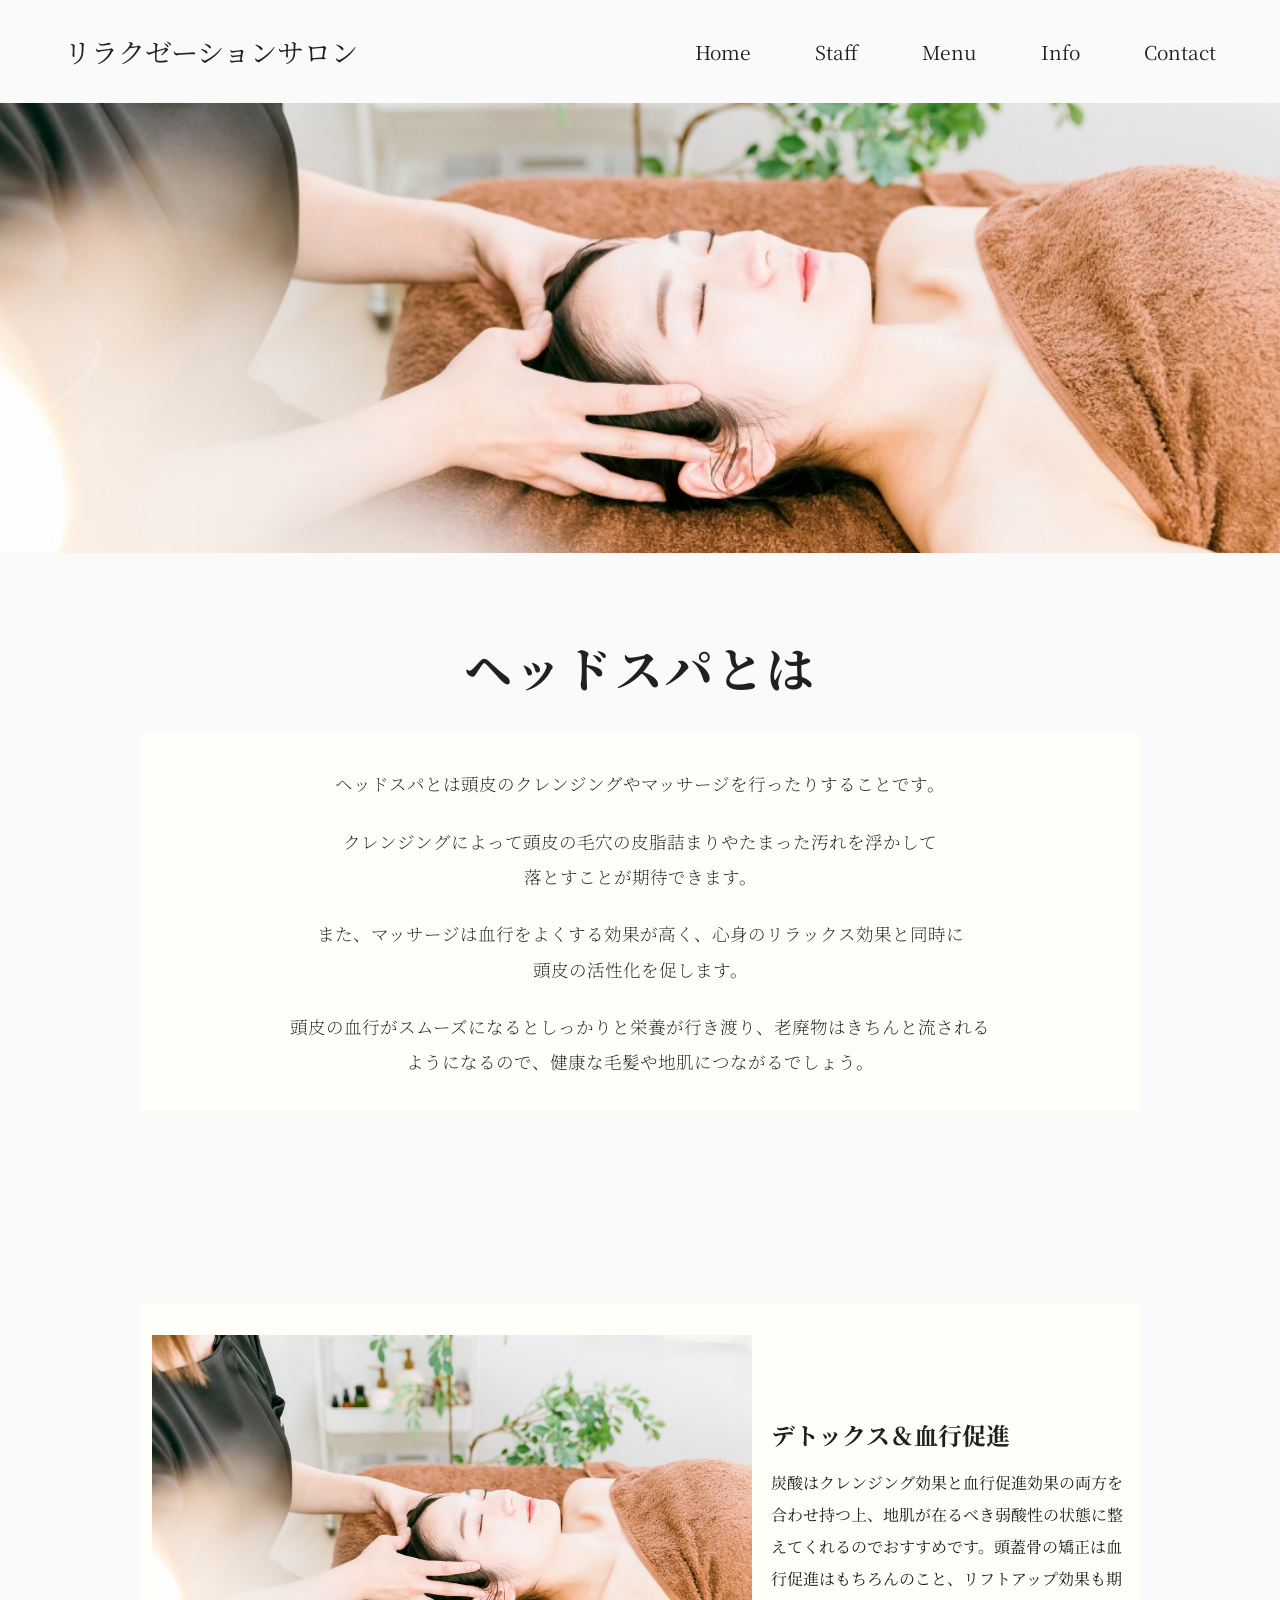
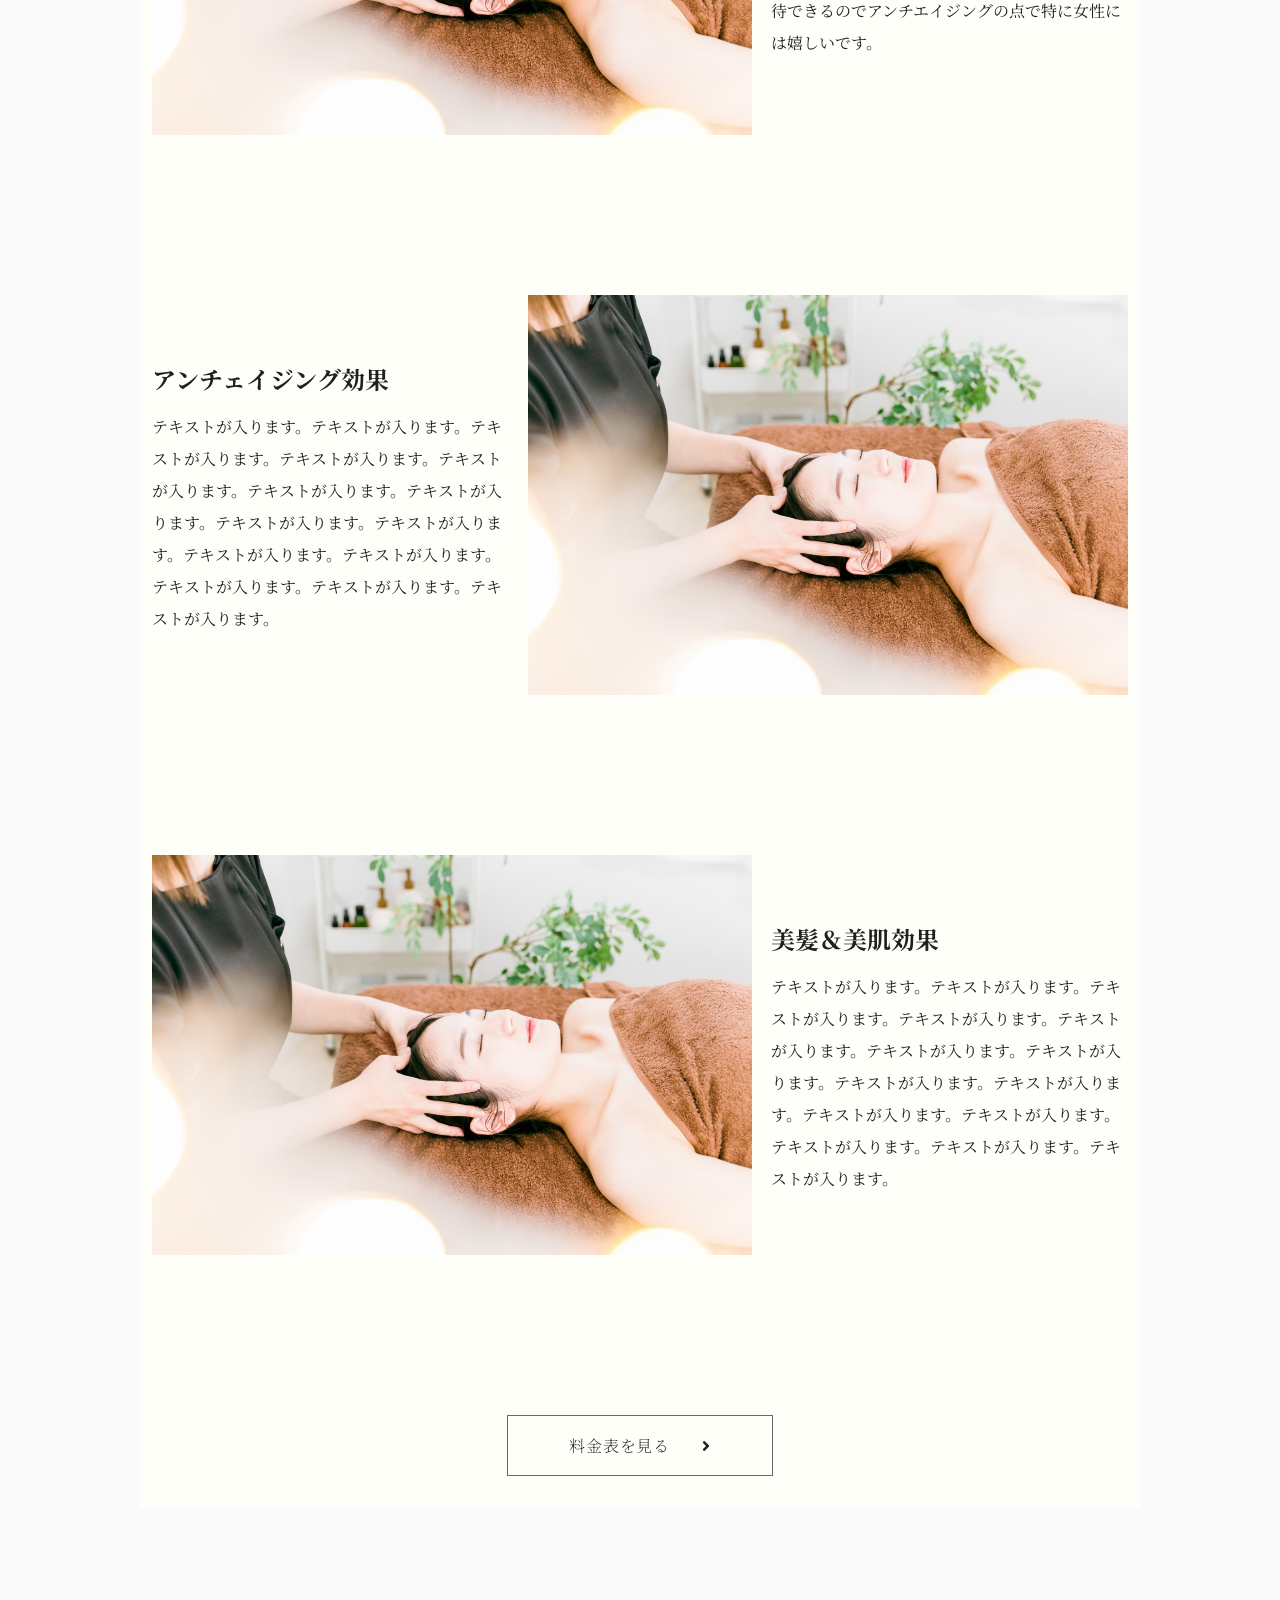
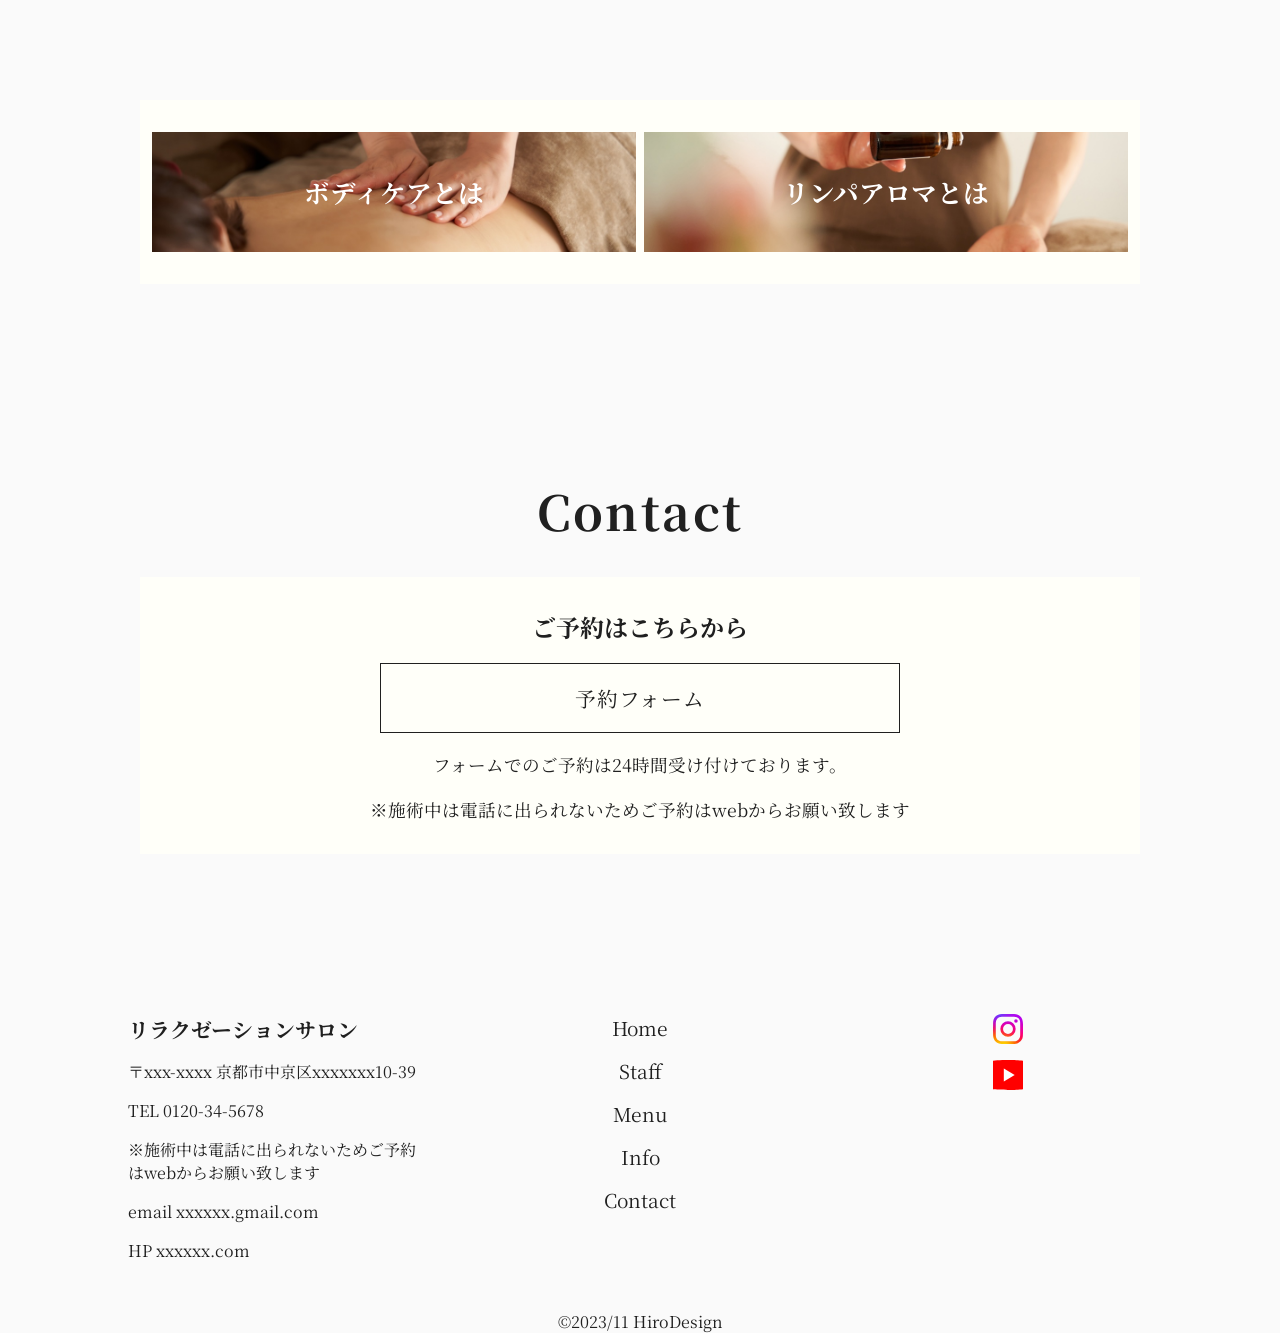
<file: head.html>
<!DOCTYPE html>
<html lang="ja">
<head>
  <meta charset="UTF-8">
  <meta name="viewport" content="width=device-width, initial-scale=1.0">
  <title>Document</title>
  <!-- swiper -->
  <link rel="stylesheet"  href="https://cdn.jsdelivr.net/npm/swiper@11/swiper-bundle.min.css"/>
   <!-- font awesome -->
   <link rel="stylesheet" href="https://cdnjs.cloudflare.com/ajax/libs/font-awesome/5.15.4/css/all.min.css">
  <link rel="stylesheet" href="style.css">
</head>
<body>

  <header class="header">
    <div class="logo">
      <a href="index.html">リラクゼーションサロン</a>
    </div>
      <nav class="navbar">
        <ul>
          <li><a href="index.html">home</a></li>
          <li><a href="staff.html">staff</a></li>
          <li><a href="menu.html">menu</a></li>
          <li><a href="info.html">info</a></li>
          <li><a href="contact.html">contact</a></li>
          <li class="sp-only"><a href="head.html">ヘッドスパとは</a></li>
          <li class="sp-only"><a href="body.html">ボディケアとは</a></li>
          <li class="sp-only"><a href="aroma.html">リンパアロマとは</a></li>
          <li class="tel pc-only"><p>TEL 0120-34-5678</p></li>
        </ul>
      </nav>
      <div class="fas fa-bars sp-only" id="menu-btn"></div>
  </header>


  <!-- visual -->
  <!-- <section> -->
    <div class="swiper page">
      <div class="swiper-wrapper page-visual">
        <div class="page-img"><img src="img/service01.jpg" alt=""></div>
      </div>
    </div>
  <!-- </section> -->
  <!-- end visual -->

  <section class="service-info">
    <h2 class="heading">ヘッドスパとは</h2>
    <div class="container">
      <p>ヘッドスパとは頭皮のクレンジングやマッサージを行ったりすることです。</p>
      <p>クレンジングによって頭皮の毛穴の皮脂詰まりやたまった汚れを浮かして<br>落とすことが期待できます。</p>
      <p>また、マッサージは血行をよくする効果が高く、心身のリラックス効果と同時に<br>頭皮の活性化を促します。</p>
      <p>頭皮の血行がスムーズになるとしっかりと栄養が行き渡り、老廃物はきちんと流される<br>ようになるので、健康な毛髪や地肌につながるでしょう。</p>
    </div>
  </section>

  <section class="service">
    <div class="container">
      <div class="service-item">
        <img src="img/service01.jpg" alt="">
        <div class="service-text">
          <h3>デトックス＆血行促進</h3>
          <p>炭酸はクレンジング効果と血行促進効果の両方を合わせ持つ上、地肌が在るべき弱酸性の状態に整えてくれるのでおすすめです。頭蓋骨の矯正は血行促進はもちろんのこと、リフトアップ効果も期待できるのでアンチエイジングの点で特に女性には嬉しいです。</p>
        </div>
      </div>
      <div class="service-item">
        <img src="img/service01.jpg" alt="">
        <div class="service-text">
          <h3>アンチェイジング効果</h3>
          <p>テキストが入ります。テキストが入ります。テキストが入ります。テキストが入ります。テキストが入ります。テキストが入ります。テキストが入ります。テキストが入ります。テキストが入ります。テキストが入ります。テキストが入ります。テキストが入ります。テキストが入ります。テキストが入ります。</p>
        </div>
      </div>
      <div class="service-item">
        <img src="img/service01.jpg" alt="">
        <div class="service-text">
          <h3>美髪＆美肌効果</h3>
          <p>テキストが入ります。テキストが入ります。テキストが入ります。テキストが入ります。テキストが入ります。テキストが入ります。テキストが入ります。テキストが入ります。テキストが入ります。テキストが入ります。テキストが入ります。テキストが入ります。テキストが入ります。テキストが入ります。</p>
        </div>
      </div>

      <a href="menu.html" class="btn">料金表を見る<i class="fas fa-angle-right"></i></a>
    </div>
  </section>

  <section class="service-links">
    <div class="container">
      <ul>
        <li class="link2"><a href="body.html">ボディケアとは</a></li>
        <li class="link3"><a href="aroma.html">リンパアロマとは</a></li>
      </ul>
    </div>
  </section>

  <!-- contact -->
  <section class="contact">
    <h2 class="heading">contact</h2>
    <div class="container">
      <div class="contact-box">
        <h3>ご予約はこちらから</h3>
        <a href="contact.html" class="contact-btn">予約フォーム</a>
        <p>フォームでのご予約は24時間受け付けております。</p>
        <p>※施術中は電話に出られないためご予約はwebからお願い致します</p>
      </div>
    </div>
  </section>
  <!-- end contact -->

  <!-- footer -->
  <footer class="footer">
    <div class="footer-wrapper">
      <div class="address">
        <ul>
          <li><h4>リラクゼーションサロン</h4></li>
          <li>〒xxx-xxxx 京都市中京区xxxxxxx10-39</li>
          <li>TEL 0120-34-5678</li>
          <li>※施術中は電話に出られないためご予約はwebからお願い致します</li>
          <li>email xxxxxx.gmail.com</li>
          <li>HP xxxxxx.com</li>
        </ul>
      </div>
      <div class="footer-links">
        <ul>
          <li><a href="index.html">home</a></li>
          <li><a href="staff.html">staff</a></li>
          <li><a href="menu.html">menu</a></li>
          <li><a href="info.html">info</a></li>
          <li><a href="contact.html">contact</a></li>
        </ul>
      </div>
      <div class="footer-links sns-link">
        <ul>
          <li><a href="#"><img src="img/sns03.SVG" alt=""></a></li>
          <li><a href="#"><img src="img/sns05.SVG" alt=""></a></li>
        </ul>
      </div>
    </div>
   
    <div class="copy">
      <p>&copy;2023/11 <span>HiroDesign</span></p>
    </div>
  </footer>
  <!-- end footer -->
 
  <script src="https://cdn.jsdelivr.net/npm/swiper@11/swiper-bundle.min.js"></script>

  <script src="script.js" defer></script>
  
</body>
</html>
</file>
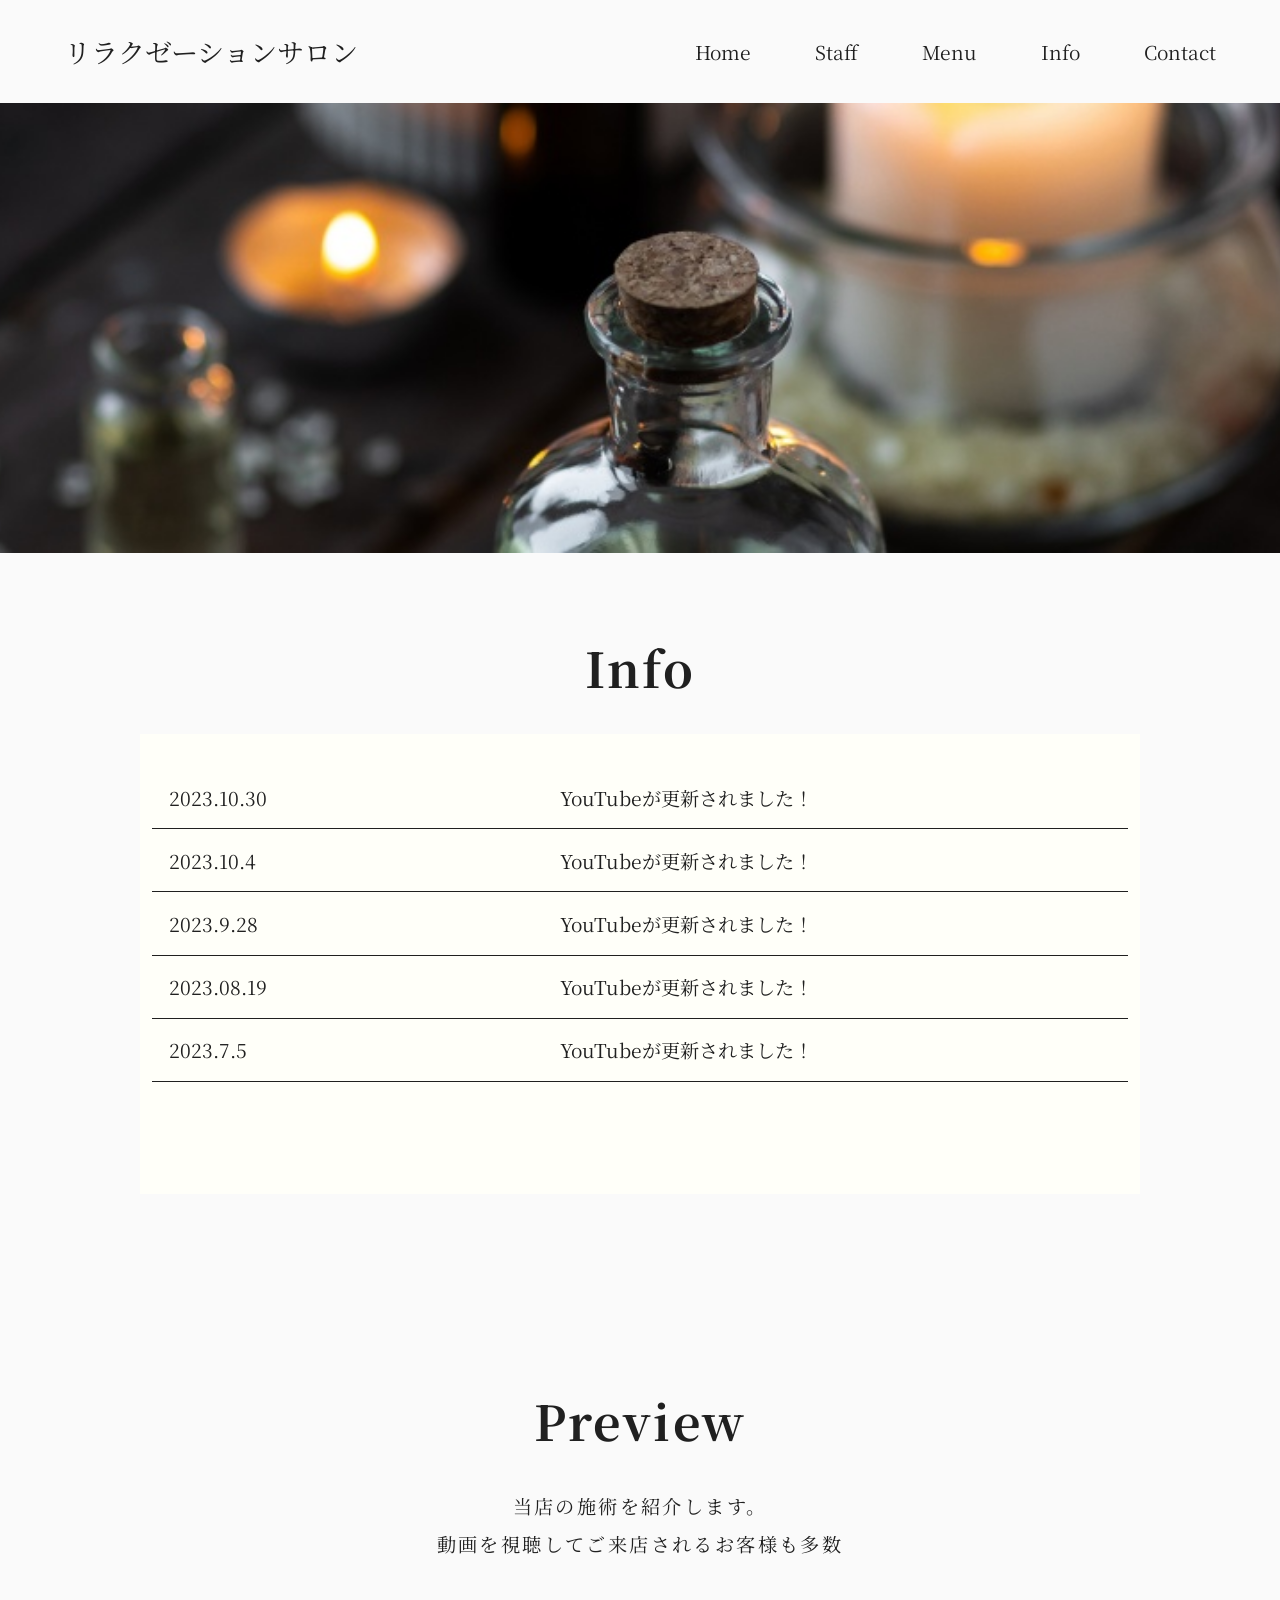
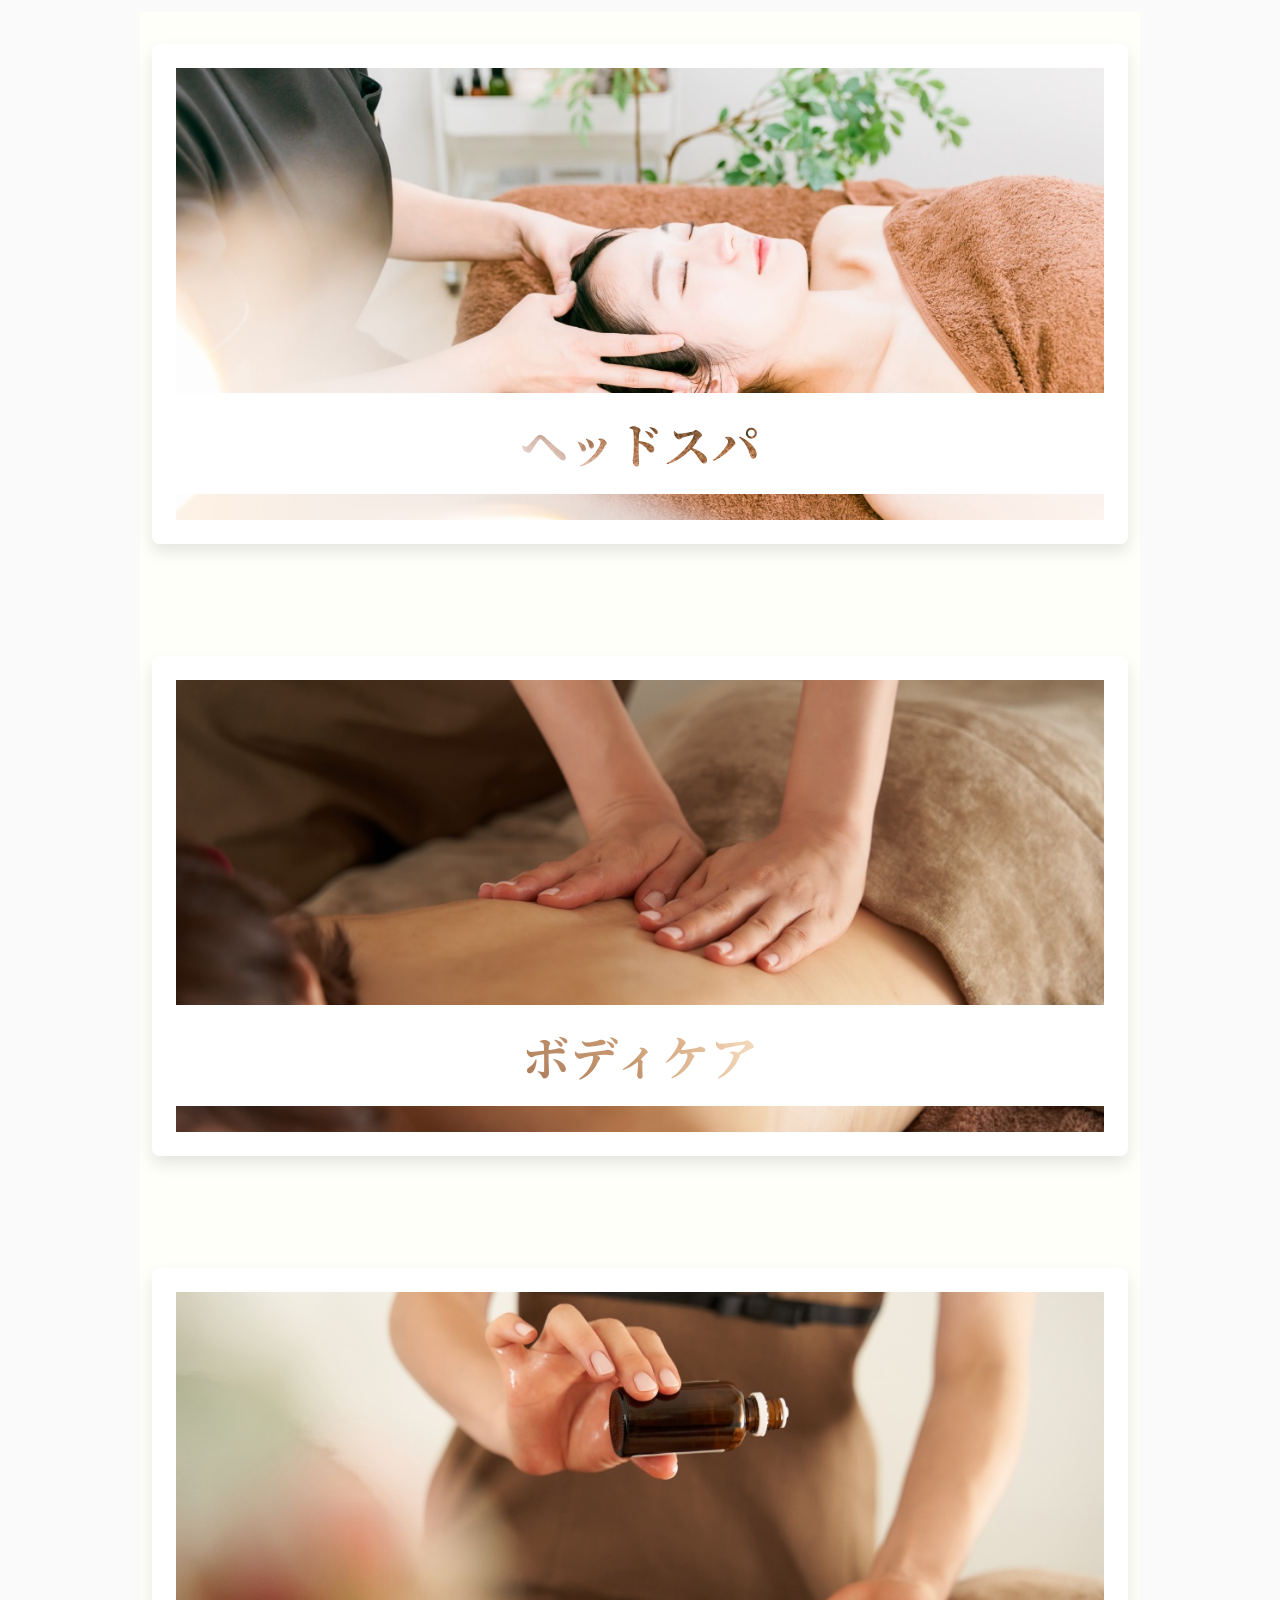
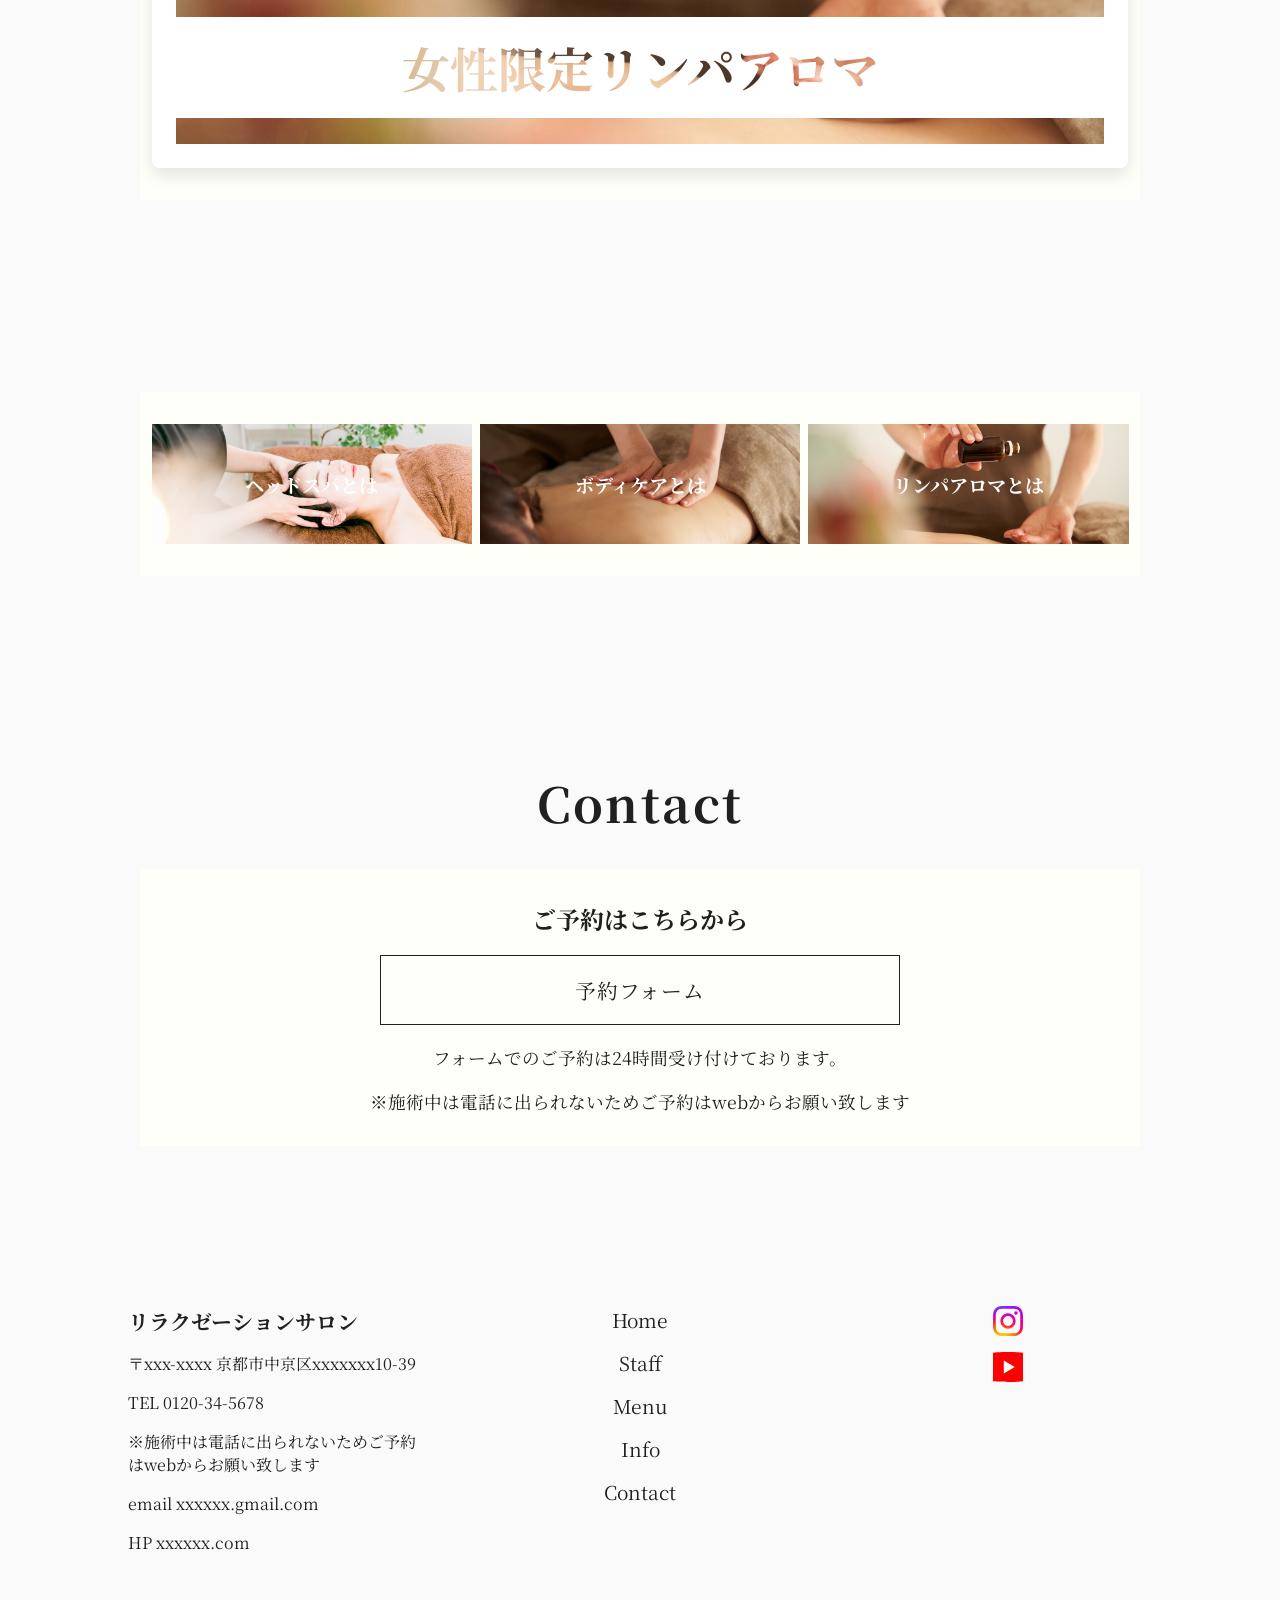
<file: info.html>
<!DOCTYPE html>
<html lang="ja">
<head>
  <meta charset="UTF-8">
  <meta name="viewport" content="width=device-width, initial-scale=1.0">
  <title>Document</title>
  <!-- swiper -->
  <link rel="stylesheet"  href="https://cdn.jsdelivr.net/npm/swiper@11/swiper-bundle.min.css"/>
   <!-- font awesome -->
   <link rel="stylesheet" href="https://cdnjs.cloudflare.com/ajax/libs/font-awesome/5.15.4/css/all.min.css">
  <link rel="stylesheet" href="style.css">
</head>
<body>

  <header class="header">
    <div class="logo">
      <a href="index.html">リラクゼーションサロン</a>
    </div>
      <nav class="navbar">
        <ul>
          <li><a href="index.html">home</a></li>
          <li><a href="staff.html">staff</a></li>
          <li><a href="menu.html">menu</a></li>
          <li><a href="info.html">info</a></li>
          <li><a href="contact.html">contact</a></li>
          <li class="sp-only"><a href="head.html">ヘッドスパとは</a></li>
          <li class="sp-only"><a href="head.html">ボディケアとは</a></li>
          <li class="sp-only"><a href="head.html">リンパアロマとは</a></li>
          <li class="tel pc-only"><p>TEL 0120-34-5678</p></li>
        </ul>
      </nav>
      <div class="fas fa-bars sp-only" id="menu-btn"></div>
  </header>


  <!-- visual -->
  <!-- <section> -->
    <div class="swiper page">
      <div class="swiper-wrapper page-visual">
        <div class="page-img"><img src="img/info01.jpg" alt=""></div>
      </div>
    </div>
  <!-- </section> -->
  <!-- end visual -->

  <!-- info -->
  <section class="info">
    <h2 class="heading">info</h2>
    <div class="container">
      <dl>
        <dt>2023.10.30</dt>
        <dd>YouTubeが更新されました！</dd>
        <dt>2023.10.4</dt>
        <dd>YouTubeが更新されました！</dd>
        <dt>2023.9.28</dt>
        <dd>YouTubeが更新されました！</dd>
        <dt>2023.08.19</dt>
        <dd>YouTubeが更新されました！</dd>
        <dt>2023.7.5</dt>
        <dd>YouTubeが更新されました！</dd>
      </dl>
    </div>
  </section>
  <!-- end info -->

  <!-- video -->
  <section class="info">
    <h2 class="heading">preview</h2>
    <div class="video-info">
      <p>当店の施術を紹介します。</p>
      <p>動画を視聴してご来店されるお客様も多数</p>
    </div>
    <div class="container">
      <div class="video-container">
        <!-- <video src="img/move/video03.mov" loop autoplay muted></video>  -->
        <img src="img/service01.jpg" alt="">
        <h3>ヘッドスパ</h3>
      </div>
      <div class="video-container">
        <!-- <video src="img/move/video01.mov" loop autoplay muted></video> -->
        <img src="img/visual03.jpg" alt="">
        <h3>ボディケア</h3>
      </div>
      <div class="video-container">
        <!-- <video src="img/move/video02.mov" loop autoplay muted></video> -->
        <img src="img/visual02.jpg" alt="">
        <h3>女性限定リンパアロマ</h3>
      </div>
    </div>
  </section>
  <!-- end video -->

  <!-- menu-item -->
  <section class="contact-links service-links">
    <div class="container">
      <ul>
        <li class="link1"><a href="head.html">ヘッドスパとは</a></li>
        <li class="link2"><a href="body.html">ボディケアとは</a></li>
        <li class="link3"><a href="aroma.html">リンパアロマとは</a></li>
      </ul>
    </div>
  </section>
  <!-- end menu-item -->

   <!-- contact -->
   <section class="contact">
    <h2 class="heading">contact</h2>
    <div class="container">
      <div class="contact-box">
        <h3>ご予約はこちらから</h3>
        <a href="contact.html" class="contact-btn">予約フォーム</a>
        <p>フォームでのご予約は<br class="sp-only">24時間受け付けております。</p>
        <p>※施術中は電話に出られないため<br class="sp-only">ご予約はwebからお願い致します</p>
      </div>
    </div>
  </section>
  <!-- end contact -->
 

  <!-- footer -->
  <footer class="footer">
    <div class="footer-wrapper">
      <div class="address">
        <ul>
          <li><h4>リラクゼーションサロン</h4></li>
          <li>〒xxx-xxxx 京都市中京区xxxxxxx10-39</li>
          <li>TEL 0120-34-5678</li>
          <li>※施術中は電話に出られないためご予約はwebからお願い致します</li>
          <li>email xxxxxx.gmail.com</li>
          <li>HP xxxxxx.com</li>
        </ul>
      </div>
      <div class="footer-links">
        <ul>
          <li><a href="index.html">home</a></li>
          <li><a href="staff.html">staff</a></li>
          <li><a href="menu.html">menu</a></li>
          <li><a href="info.html">info</a></li>
          <li><a href="contact.html">contact</a></li>
        </ul>
      </div>
      <div class="footer-links sns-link">
        <ul>
          <li><a href="#"><img src="img/sns03.SVG" alt=""></a></li>
          <li><a href="#"><img src="img/sns05.SVG" alt=""></a></li>
        </ul>
      </div>
    </div>
   
    <div class="copy">
      <p>&copy;2023/11 <span>HiroDesign</span></p>
    </div>
  </footer>
  <!-- end footer -->
 
  <script src="https://cdn.jsdelivr.net/npm/swiper@11/swiper-bundle.min.js"></script>

  <script src="script.js" defer></script>
  
</body>
</html>
</file>
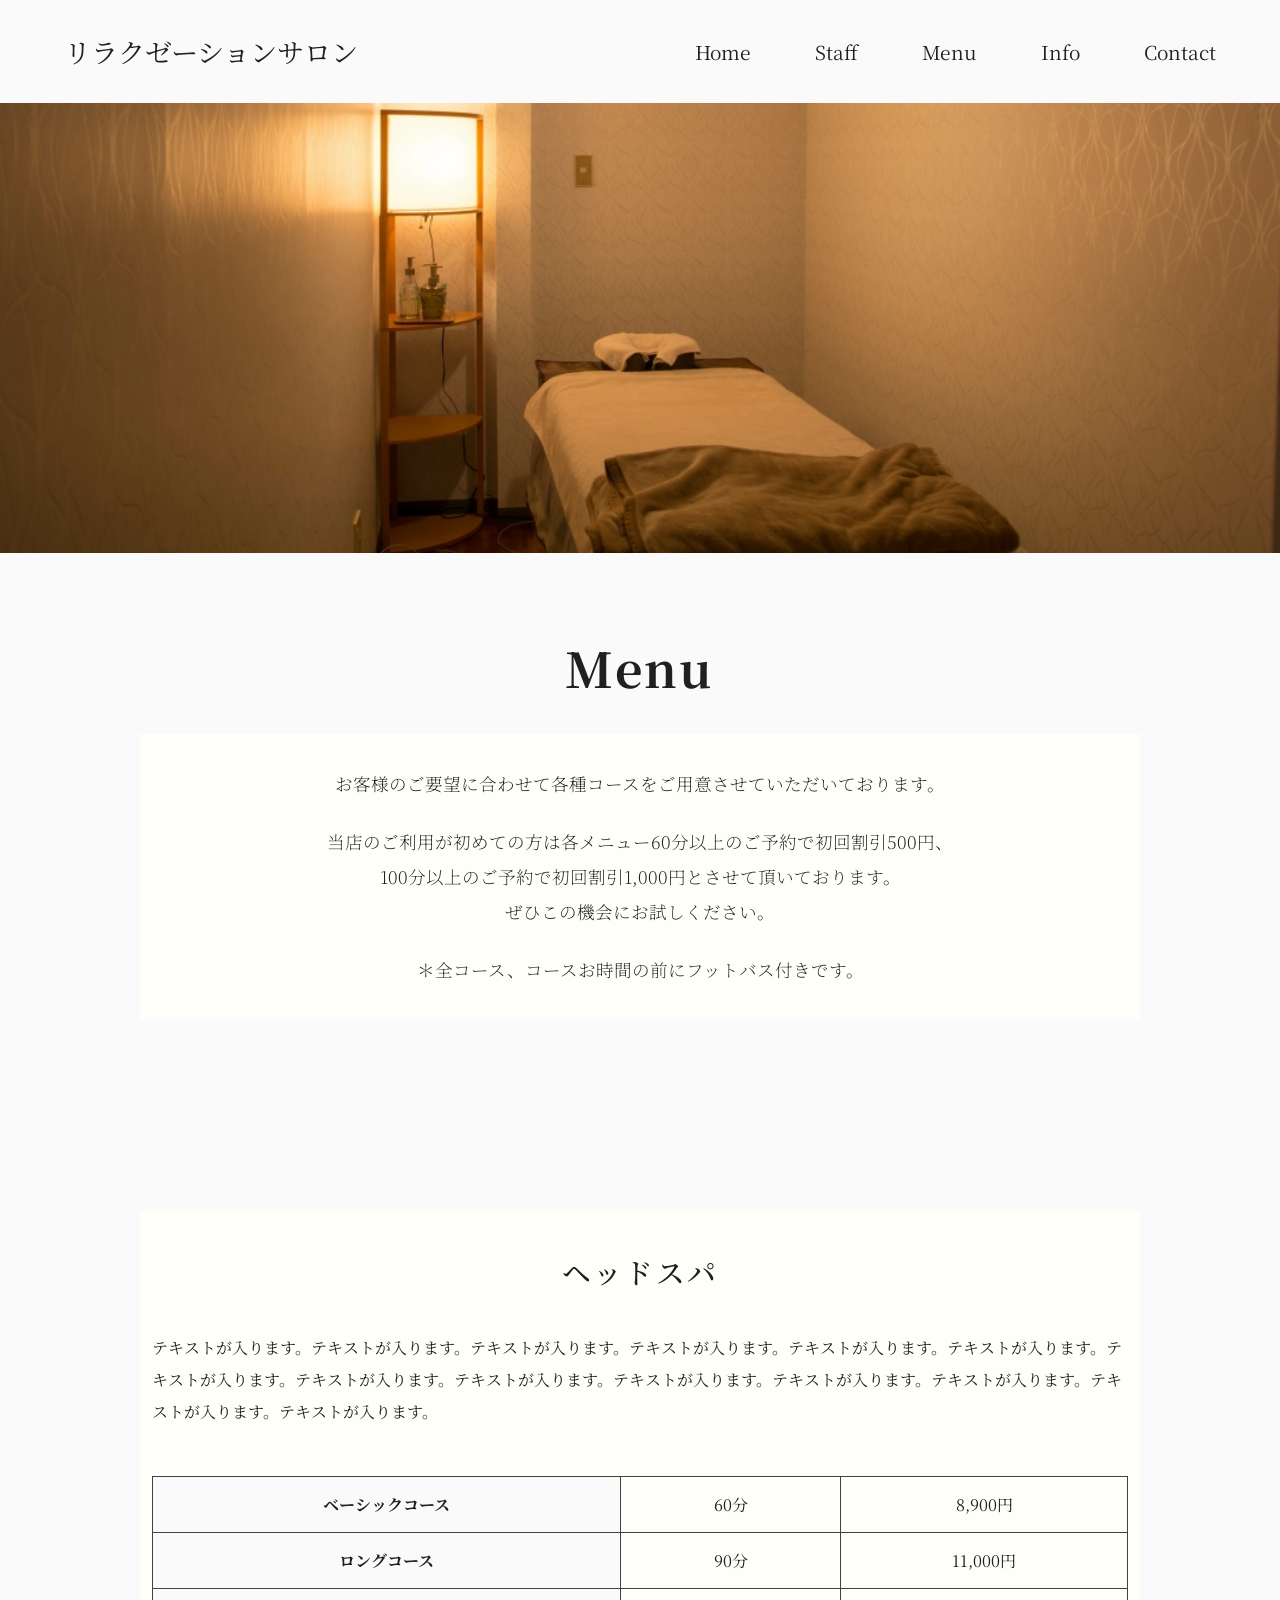
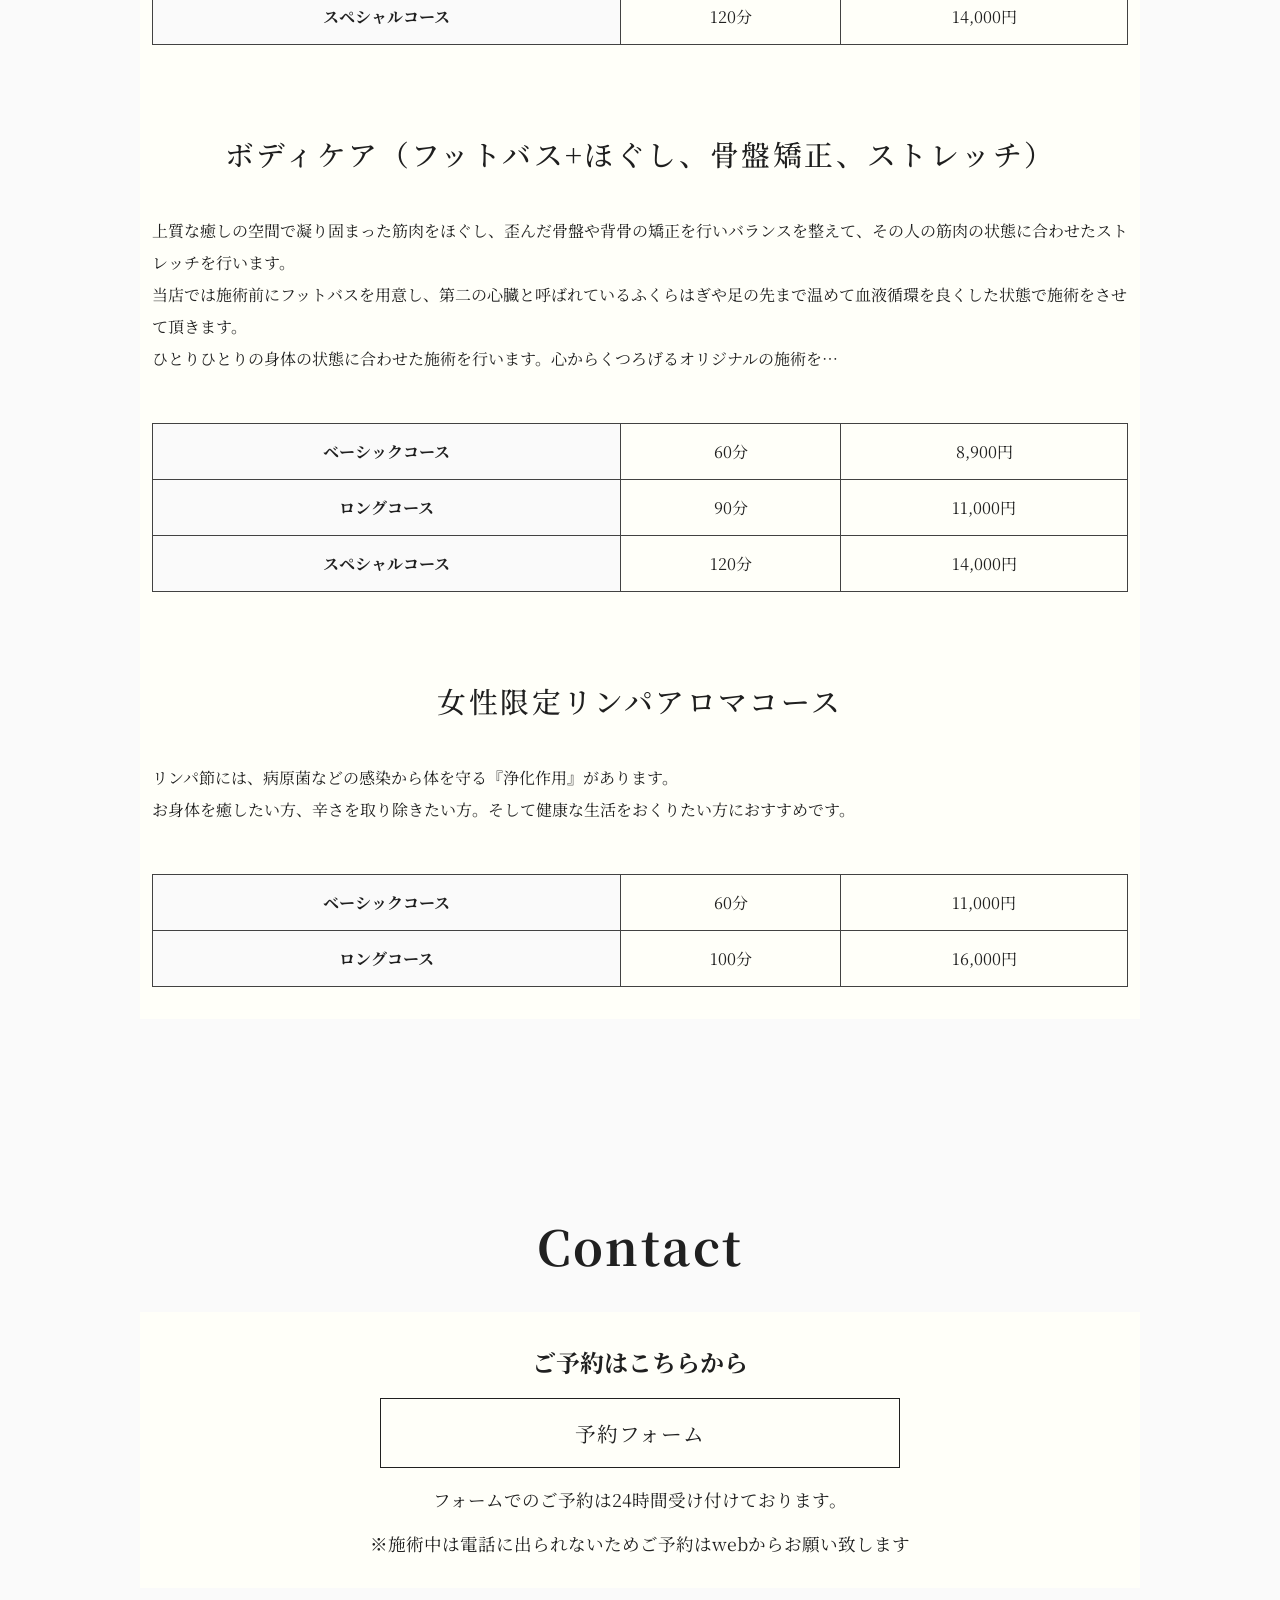
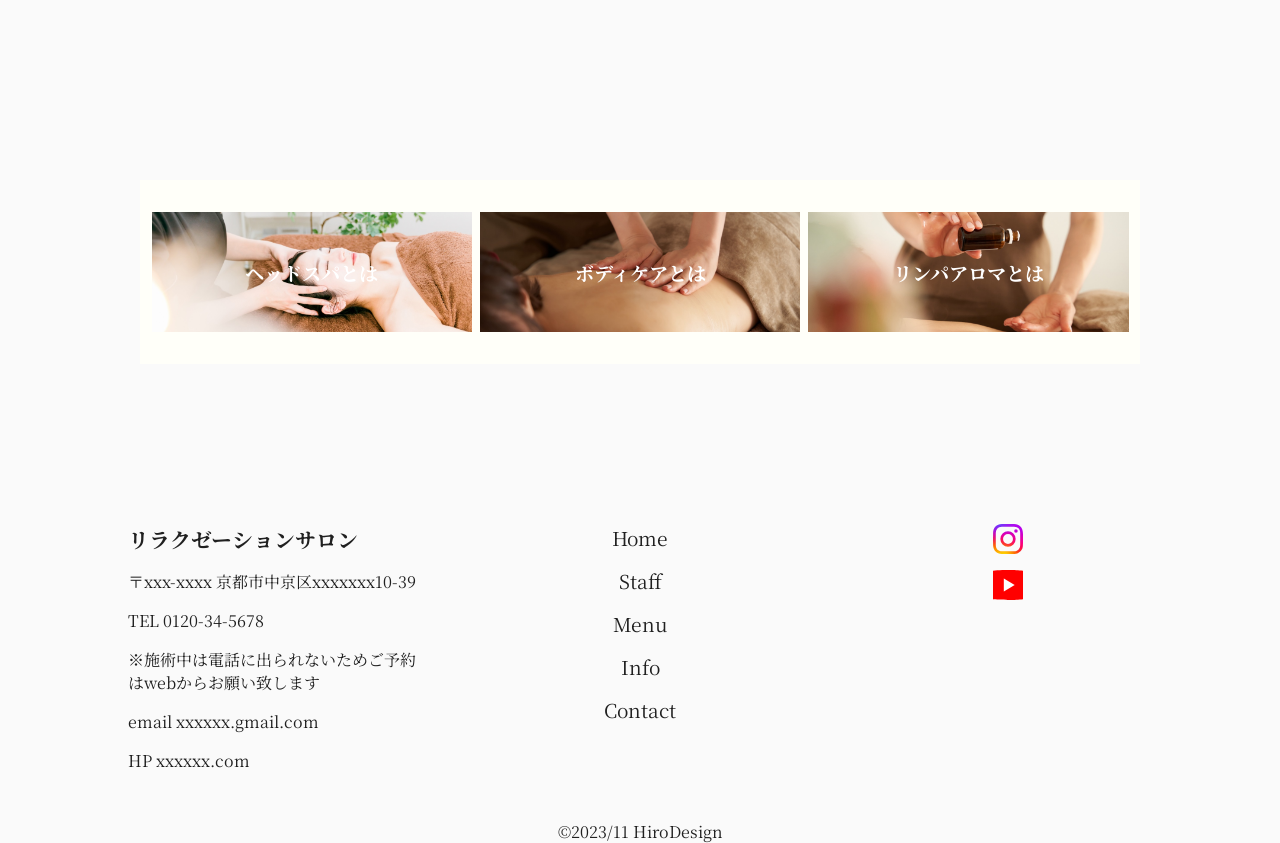
<file: menu.html>
<!DOCTYPE html>
<html lang="ja">
<head>
  <meta charset="UTF-8">
  <meta name="viewport" content="width=device-width, initial-scale=1.0">
  <title>Document</title>
  <!-- swiper -->
  <link rel="stylesheet"  href="https://cdn.jsdelivr.net/npm/swiper@11/swiper-bundle.min.css"/>
   <!-- font awesome -->
   <link rel="stylesheet" href="https://cdnjs.cloudflare.com/ajax/libs/font-awesome/5.15.4/css/all.min.css">
  <link rel="stylesheet" href="style.css">
</head>
<body>

  <header class="header">
    <div class="logo">
      <a href="index.html">リラクゼーションサロン</a>
    </div>
      <nav class="navbar">
        <ul>
          <li><a href="index.html">home</a></li>
          <li><a href="staff.html">staff</a></li>
          <li><a href="menu.html">menu</a></li>
          <li><a href="info.html">info</a></li>
          <li><a href="contact.html">contact</a></li>
          <li class="sp-only"><a href="head.html">ヘッドスパとは</a></li>
          <li class="sp-only"><a href="head.html">ボディケアとは</a></li>
          <li class="sp-only"><a href="head.html">リンパアロマとは</a></li>
          <li class="tel pc-only"><p>TEL 0120-34-5678</p></li>
        </ul>
      </nav>
      <div class="fas fa-bars sp-only" id="menu-btn"></div>
  </header>


  <!-- visual -->
  <!-- <section> -->
    <div class="swiper page">
      <div class="swiper-wrapper page-visual">
        <div class="page-img"><img src="img/menu01.jpg" alt=""></div>
      </div>
    </div>
  <!-- </section> -->
  <!-- end visual -->

 <!-- service-info -->
 <section class="service-info">
  <h2 class="heading">menu</h2>
  <div class="container">
    <p>お客様のご要望に合わせて各種コースをご用意させていただいております。</p>
    <p>当店のご利用が初めての方は各メニュー60分以上のご予約で初回割引500円、<br>100分以上のご予約で初回割引1,000円とさせて頂いております。<br>ぜひこの機会にお試しください。</p>
    <p>＊全コース、コースお時間の前にフットバス付きです。</p>
  </div>
</section>
 <!-- end service-info -->

  <!-- menu -->
  <section class="menu">
    <!-- <h2 class="heading"> 料金表</h2> -->
    <div class="container">
      <div>
        <h2 class="heading">ヘッドスパ</h2>
        <div class="menu-list">
          <p class="menu-text">テキストが入ります。テキストが入ります。テキストが入ります。テキストが入ります。テキストが入ります。テキストが入ります。テキストが入ります。テキストが入ります。テキストが入ります。テキストが入ります。テキストが入ります。テキストが入ります。テキストが入ります。テキストが入ります。</p>
        </div>
  
        <table class="price-list">
          <tbody>
            <tr>
              <th>ベーシックコース</th>
              <td>60分</td>
              <td>8,900円</td>
            </tr>
            <tr>
              <th>ロングコース</th>
              <td>90分</td>
              <td>11,000円</td>
            </tr>
            <tr>
              <th>スペシャルコース</th>
              <td>120分</td>
              <td>14,000円</td>
            </tr>
          </tbody>
        </table>
      </div>

      <div>
        <h2 class="heading">ボディケア（フットバス+ほぐし、骨盤矯正、ストレッチ）</h2>
        <div class="menu-list">
          <p class="menu-text">上質な癒しの空間で凝り固まった筋肉をほぐし、歪んだ骨盤や背骨の矯正を行いバランスを整えて、その人の筋肉の状態に合わせたストレッチを行います。</p>
          <p class="menu-text"> 当店では施術前にフットバスを用意し、第二の心臓と呼ばれているふくらはぎや足の先まで温めて血液循環を良くした状態で施術をさせて頂きます。</p>
          <p class="menu-text">ひとりひとりの身体の状態に合わせた施術を行います。心からくつろげるオリジナルの施術を…</p>
        </div>
  
        <table class="price-list">
          <tbody>
            <tr>
              <th>ベーシックコース</th>
              <td>60分</td>
              <td>8,900円</td>
            </tr>
            <tr>
              <th>ロングコース</th>
              <td>90分</td>
              <td>11,000円</td>
            </tr>
            <tr>
              <th>スペシャルコース</th>
              <td>120分</td>
              <td>14,000円</td>
            </tr>
          </tbody>
        </table>
      </div>

      <div>
        <h2 class="heading">女性限定リンパアロマコース</h2>
      <div class="menu-list">
        <p class="menu-text">リンパ節には、病原菌などの感染から体を守る『浄化作用』があります。</p>
        <p class="menu-text">お身体を癒したい方、辛さを取り除きたい方。そして健康な生活をおくりたい方におすすめです。</p>
      </div>

      <table class="price-list">
        <tbody>
          <tr>
            <th>ベーシックコース</th>
            <td>60分</td>
            <td>11,000円</td>
          </tr>
          <tr>
            <th>ロングコース</th>
            <td>100分</td>
            <td>16,000円</td>
          </tr>
        </tbody>
      </table>
      </div>
     
    </div>
  </section>
  <!-- end menu -->

  <section class="contact">
    <h2 class="heading">contact</h2>
    <div class="container">
      <div class="contact-box">
        <h3>ご予約はこちらから</h3>
        <a href="contact.html" class="contact-btn">予約フォーム</a>
        <p>フォームでのご予約は24時間受け付けております。</p>
        <p>※施術中は電話に出られないためご予約はwebからお願い致します</p>
      </div>
    </div>
  </section>
  <!-- end contact -->

   <!-- menu-item -->
   <section class="contact-links service-links">
    <div class="container">
      <ul>
        <li class="link1"><a href="head.html">ヘッドスパとは</a></li>
        <li class="link2"><a href="body.html">ボディケアとは</a></li>
        <li class="link3"><a href="aroma.html">リンパアロマとは</a></li>
      </ul>
    </div>
  </section>
  <!-- end menu-item -->

  <!-- footer -->
  <footer class="footer">
    <div class="footer-wrapper">
      <div class="address">
        <ul>
          <li><h4>リラクゼーションサロン</h4></li>
          <li>〒xxx-xxxx 京都市中京区xxxxxxx10-39</li>
          <li>TEL 0120-34-5678</li>
          <li>※施術中は電話に出られないためご予約はwebからお願い致します</li>
          <li>email xxxxxx.gmail.com</li>
          <li>HP xxxxxx.com</li>
        </ul>
      </div>
      <div class="footer-links">
        <ul>
          <li><a href="index.html">home</a></li>
          <li><a href="staff.html">staff</a></li>
          <li><a href="menu.html">menu</a></li>
          <li><a href="info.html">info</a></li>
          <li><a href="contact.html">contact</a></li>
        </ul>
      </div>
      <div class="footer-links sns-link">
        <ul>
          <li><a href="#"><img src="img/sns03.SVG" alt=""></a></li>
          <li><a href="#"><img src="img/sns05.SVG" alt=""></a></li>
        </ul>
      </div>
    </div>
   
    <div class="copy">
      <p>&copy;2023/11 <span>HiroDesign</span></p>
    </div>
  </footer>
  <!-- end footer -->
 
  <script src="https://cdn.jsdelivr.net/npm/swiper@11/swiper-bundle.min.js"></script>

  <script src="script.js" defer></script>
  
</body>
</html>
</file>
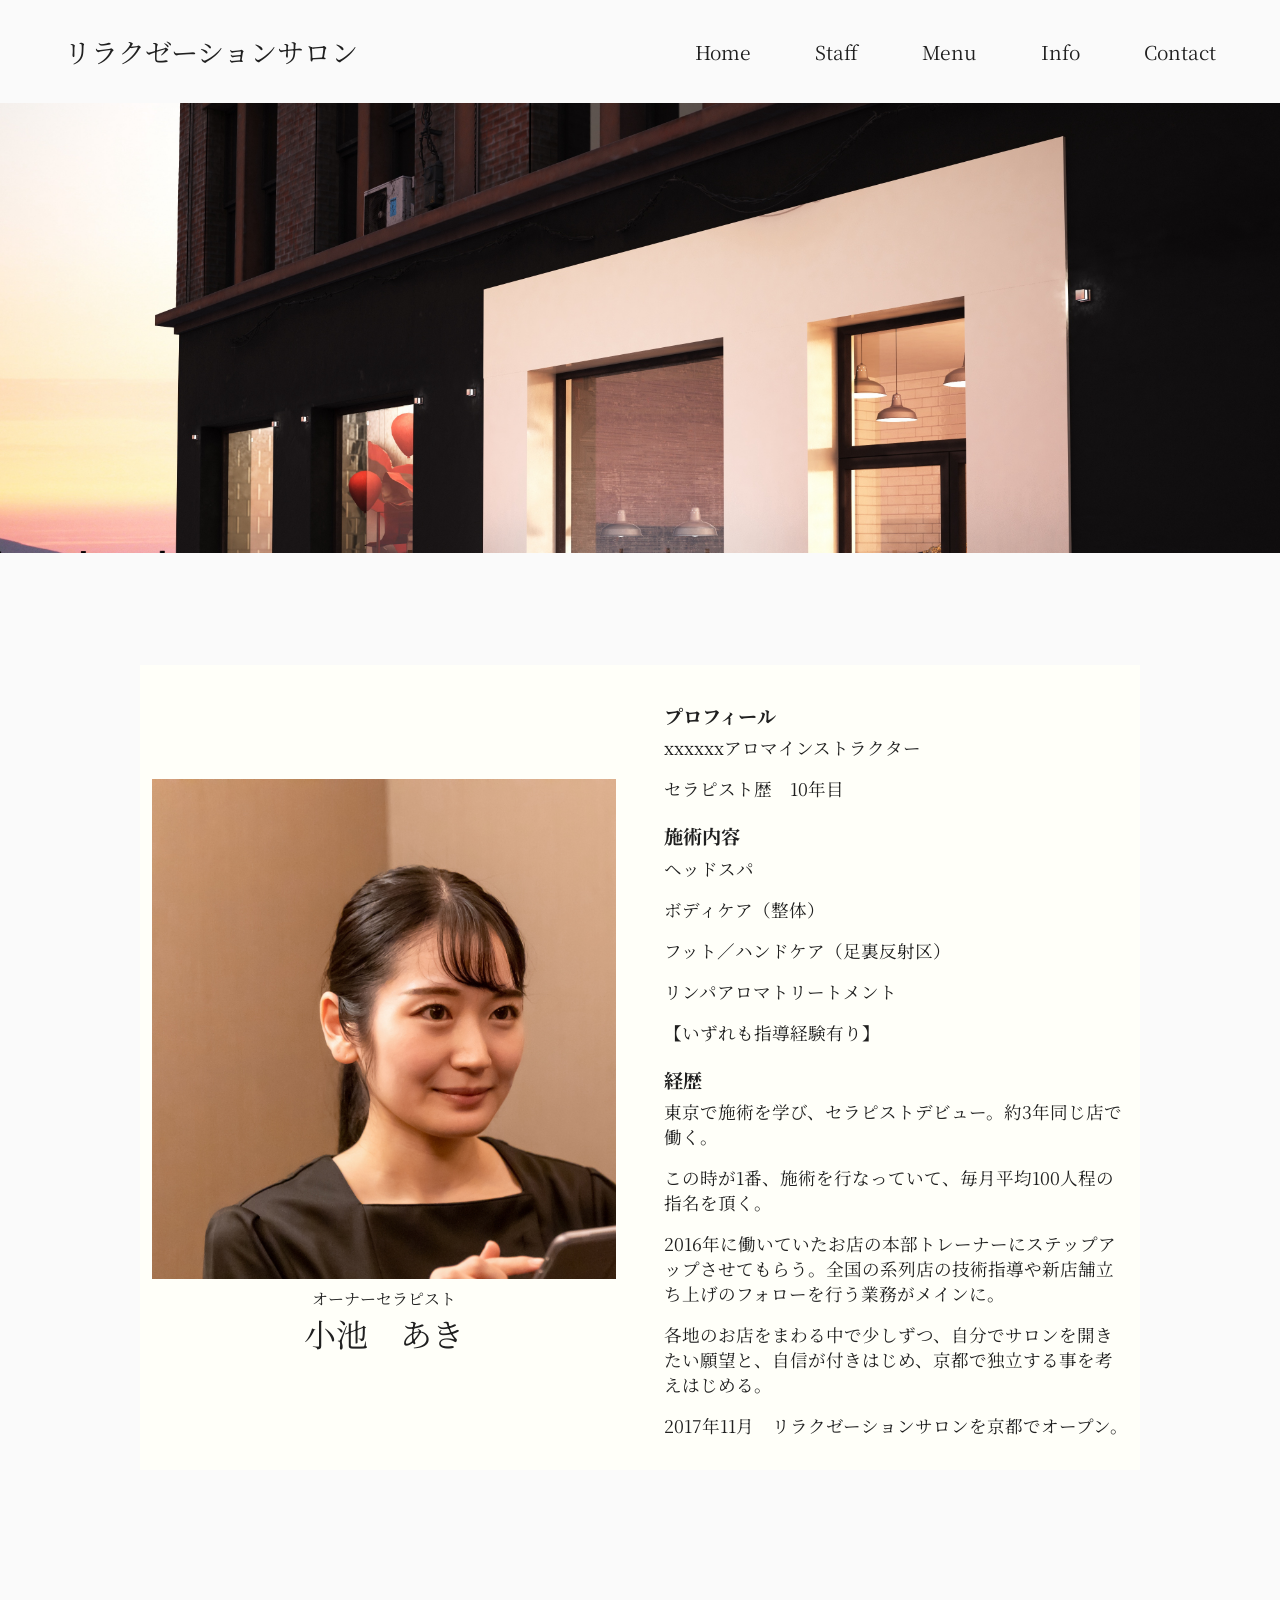
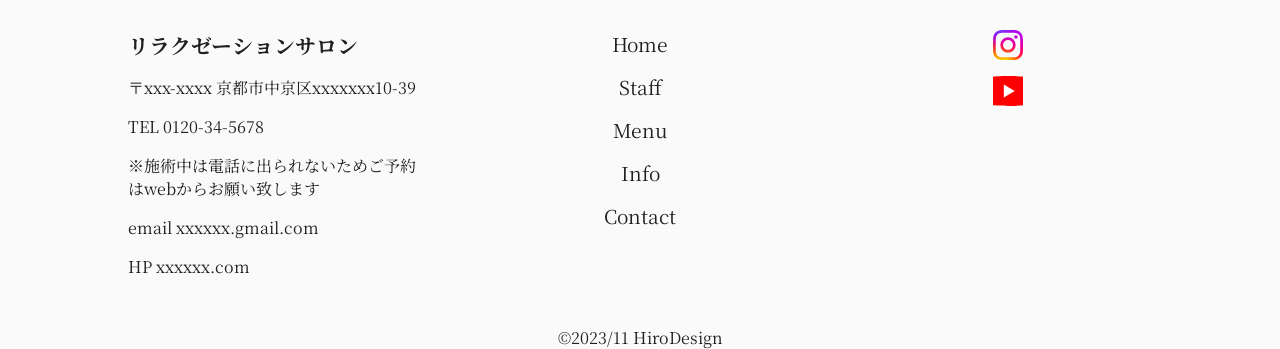
<file: staff.html>
<!DOCTYPE html>
<html lang="ja">
<head>
  <meta charset="UTF-8">
  <meta name="viewport" content="width=device-width, initial-scale=1.0">
  <title>Document</title>
  <!-- swiper -->
  <link rel="stylesheet"  href="https://cdn.jsdelivr.net/npm/swiper@11/swiper-bundle.min.css"/>
   <!-- font awesome -->
   <link rel="stylesheet" href="https://cdnjs.cloudflare.com/ajax/libs/font-awesome/5.15.4/css/all.min.css">
  <link rel="stylesheet" href="style.css">
</head>
<body>

  <header class="header">
    <div class="logo">
      <a href="index.html">リラクゼーションサロン</a>
    </div>
      <nav class="navbar">
        <ul>
          <li><a href="index.html">home</a></li>
          <li><a href="staff.html">staff</a></li>
          <li><a href="menu.html">menu</a></li>
          <li><a href="info.html">info</a></li>
          <li><a href="contact.html">contact</a></li>
          <li class="sp-only"><a href="head.html">ヘッドスパとは</a></li>
          <li class="sp-only"><a href="body.html">ボディケアとは</a></li>
          <li class="sp-only"><a href="aroma.html">リンパアロマとは</a></li>
          <li class="tel pc-only"><p>TEL 0120-34-5678</p></li>
        </ul>
      </nav>
      <div class="fas fa-bars sp-only" id="menu-btn"></div>
  </header>


  <!-- visual -->
  <!-- <section> -->
    <div class="swiper page">
      <div class="swiper-wrapper page-visual">
        <div class="page-img"><img src="img/staff02.jpg" alt=""></div>
      </div>
    </div>
  <!-- </section> -->
  <!-- end visual -->

  <section class="staff">
    <h2 class="heading"></h2>
    <div class="container">
      <div class="profile-wrapper">
        <div class="profile">
          <img src="img/staff01.jpg" alt="">
          <p><span>オーナーセラピスト</span>小池　あき</p>
        </div>
        <div class="profile-text">
          <h3>プロフィール</h3>
          <p>xxxxxxアロマインストラクター</p>
          <p>セラピスト歴　10年目</p>
          <h3>施術内容</h3>
          <p>ヘッドスパ</p>
          <p>ボディケア（整体）</p>
          <p>フット／ハンドケア（足裏反射区）</p>
          <p>リンパアロマトリートメント</p>
          <p>【いずれも指導経験有り】</p>
          <h3>経歴</h3>
          <p>東京で施術を学び、セラピストデビュー。約3年同じ店で働く。</p>
          <p>この時が1番、施術を行なっていて、毎月平均100人程の指名を頂く。</p>
          <p>2016年に働いていたお店の本部トレーナーにステップアップさせてもらう。全国の系列店の技術指導や新店舗立ち上げのフォローを行う業務がメインに。</p>
          <p>各地のお店をまわる中で少しずつ、自分でサロンを開きたい願望と、自信が付きはじめ、京都で独立する事を考えはじめる。</p>
          <p>2017年11月　リラクゼーションサロンを京都でオープン。</p>
        </div>
      </div>
    </div>
  </section>
  <!-- footer -->
  <footer class="footer">
    <div class="footer-wrapper">
      <div class="address">
        <ul>
          <li><h4>リラクゼーションサロン</h4></li>
          <li>〒xxx-xxxx 京都市中京区xxxxxxx10-39</li>
          <li>TEL 0120-34-5678</li>
          <li>※施術中は電話に出られないためご予約はwebからお願い致します</li>
          <li>email xxxxxx.gmail.com</li>
          <li>HP xxxxxx.com</li>
        </ul>
      </div>
      <div class="footer-links">
        <ul>
          <li><a href="index.html">home</a></li>
          <li><a href="staff.html">staff</a></li>
          <li><a href="menu.html">menu</a></li>
          <li><a href="info.html">info</a></li>
          <li><a href="contact.html">contact</a></li>
        </ul>
      </div>
      <div class="footer-links sns-link">
        <ul>
          <li><a href="#"><img src="img/sns03.SVG" alt=""></a></li>
          <li><a href="#"><img src="img/sns05.SVG" alt=""></a></li>
        </ul>
      </div>
    </div>
   
    <div class="copy">
      <p>&copy;2023/11 <span>HiroDesign</span></p>
    </div>
  </footer>
  <!-- end footer -->
 
  <script src="https://cdn.jsdelivr.net/npm/swiper@11/swiper-bundle.min.js"></script>

  <script src="script.js" defer></script>
  
</body>
</html>
</file>
<file: style.css>
@charset "utf-8";

@import url('https://fonts.googleapis.com/css2?family=Noto+Sans+JP:wght@100;200;300;400;500;600;700;800&family=Noto+Serif+JP:wght@300;500;600;700&family=Roboto:wght@100;300;400;500;700;900&display=swap');

html, body, div, span, object, iframe,
h1, h2, h3, h4, h5, h6, p, blockquote, pre,
abbr, address, cite, code,
del, dfn, em, img, ins, kbd, q, samp,
small, strong, sub, sup, var,
b, i,
dl, dt, dd, ol, ul, li,
fieldset, form, label, legend, input, textarea,
table, caption, tbody, tfoot, thead, tr, th, td,
article, aside, canvas, details, figcaption, figure,
footer, header, hgroup, menu, nav, section, summary,
time, mark, audio, video {
    margin:0;
    padding:0;
    border:0;
    outline:0;
    font-size: 16px;
    vertical-align:baseline;
    background:transparent;
    box-sizing: border-box;
    text-decoration: none;
    list-style: none;
}

body {
  font-family: 'Noto Serif JP', serif;
  /* font-family: 'Noto Serif JP',"游ゴシック Medium", 游ゴシック体, "Yu Gothic Medium", YuGothic, "ヒラギノ角ゴ ProN", "Hiragino Kaku Gothic ProN", メイリオ, Meiryo, "ＭＳ Ｐゴシック", "MS PGothic", sans-serif, serif; */
  color: #202020;
  background: #fafafa;
}

article,aside,details,figcaption,figure,
footer,header,hgroup,menu,nav,section {
    display:block;
}

nav ul {
    list-style:none;
}

blockquote, q {
    quotes:none;
}

blockquote:before, blockquote:after,
q:before, q:after {
    content:'';
    content:none;
}

a {
    margin:0;
    padding:0;
    font-size:100%;
    vertical-align:baseline;
    background:transparent;
    text-decoration: none;
    text-transform: capitalize;
    color: #202020;
}

/* change colours to suit your needs */
ins {
    background-color:#ff9;
    color:#000;
    text-decoration:none;
}

/* change colours to suit your needs */
mark {
    background-color:#ff9;
    color:#000;
    font-style:italic;
    font-weight:bold;
}

del {
    text-decoration: line-through;
}

abbr[title], dfn[title] {
    border-bottom:1px dotted;
    cursor:help;
}

table {
    border-collapse:collapse;
    border-spacing:0;
}

/* change border colour to suit your needs */
hr {
    display:block;
    height:1px;
    border:0;  
    border-top:1px solid #cccccc;
    margin:1em 0;
    padding:0;
}

input, select {
    vertical-align:middle;
}




/* ==================
共通設定
===================*/
html {
  scroll-behavior: smooth;
}

section {
  padding: 5rem 5% 7rem;
}

.heading {
  width: min(1000px, 100%);
  margin: 0 auto;
  font-size: 3rem;
  font-weight: 700;
  letter-spacing: .15rem;
  text-transform: capitalize;
  margin-bottom: 2rem;
  text-align: center;
}

.container {
  width: min(1000px, 100%);
  margin: 0 auto;
  background: #fffff9;
  padding: 2rem 1%;
}

img {
  width: 100%;
  height: auto;
  object-fit: cover;
  vertical-align: bottom;
}

.btn {
  display: inline-block;
  width: 200px;
  text-align: center;
  padding: 1.1rem 2rem;
  margin: 0 auto;
  border: .1rem solid #6b6b6b;
  font-weight: lighter;
  letter-spacing: .05rem;
}

.btn:hover {
  color: #fff;
  background: #6b6b6b;
  border: .1rem solid #6b6b6b;
}

.sp-only {
  display: none;
}

.pc-only {
  display: none;
}

/* ==================
header
===================*/
.header {
  padding: 2rem 5%;
  display: flex;
  justify-content: space-between;
  align-items: center;
}

.header .logo {
  font-size: 1.7rem;
}
.header .logo a:hover {
  color:#c0c0c0;
}

.header .navbar ul {
  display: flex;
  align-items: center;
  gap: 4rem;
}

.header .navbar a {
  font-size: 1.2rem;
  padding-bottom: 1rem;
}

.header .navbar a:hover {
  border-bottom: .1rem solid #e0e0e0;
  color: #6b6b6b;
}

.header .navbar .tel p {
  font-size: 1.5rem;
  padding: .6rem 1.2rem;
  color: #202020;
}

.fa-bars {
  font-size: 2rem;
}


/* ==================
visual
===================*/

.swiper .swiper-wrapper .swiper-slide {
  background-size: cover;
  background-position: center;
  background-repeat: no-repeat;
  height: 550px;
}

.swiper .swiper-wrapper .swiper-slide.slide1 {
  background-image: url(img/visual01.jpg);
}
.swiper .swiper-wrapper .swiper-slide.slide2 {
  background-image: url(img/visual02.jpg);
}
.swiper .swiper-wrapper .swiper-slide.slide3 {
  background-image: url(img/visual03.jpg);
}

.swiper-slide img {
  height: 550px;
  width: 100%;
  object-fit: cover;
}

/* 各ページの画像設定 */

.page .page-visual .page-img {
  height: 450px;
  width: 100%;
}

.page img {
  height: 450px;
  width: 100%;
  object-fit: cover;
}

/* ==================
about
===================*/

.about .container {
  display: grid;
  grid-template-columns: repeat(1, 1fr);
  gap: 10rem;
}

.about .container .about-box {
  display: flex;
  gap: 1.2rem;
  align-items: center;
}

.about .container .about-box:nth-child(even) {
  flex-direction: row-reverse;
}

.about .container .about-box h3 {
  font-size: 1.3rem;
  line-height: 2;
  margin-bottom: .5rem;
}

.about .container .about-box p {
  font-size: 1rem;
  line-height: 2;
}

.about .container img {
  height: 400px;
}


/* ==================
service
===================*/
.service .container {
  display: grid;
  grid-template-columns: 1fr;
  gap: 10rem;
}

.service .container .service-item {
  display: flex;
  align-items: center;
  gap: 1.2rem;
}

.service .container .service-item:nth-child(even) {
  flex-direction: row-reverse;
}

.service .container .service-item h3 {
  font-size: 1.5rem;
  line-height: 2;
  margin-bottom: .5rem;
}

.service .container .service-item p {
  font-size: 1rem;
  line-height: 2;
}

.service .container .service-item .service-btn {
  display: inline-block;
  margin-top: 1rem;
  font-size: 1.1rem;
  font-weight: 100;
  color: #424242;
  padding-bottom: .3rem;
  border-bottom: .1rem solid #424242;
}

.service .container .service-item .service-btn:hover {
  opacity: .8;
}

.service .container .fas {
  margin-left: 2rem;
}

.service .container .service-item img,
.service-area .container .service-item img  {
  height: 400px;
}

/* service-areaページ */
.service-info .container p {
  font-size: 1.1rem;
  line-height: 2;
  text-align: center;
  font-weight: 100;
}

.service-info .container p + p {
  margin-top: 1.4rem;
}

.service-area .container .service-item {
  display: flex;
  gap: 1.2rem;
}

.service-area .container .service-item h3 {
  font-size: 1.8rem;
  margin-bottom: 1rem;
}


.service-links .container {
  display: grid;
  grid-template-columns: 1fr;
}

.service-links .container ul {
  display: flex;
  gap: .5rem;
}

.service-links .container ul li.link1 {
  background-image: url(img/service01.jpg);
  background-size: cover;
  background-position: center;
  background-repeat: no-repeat;
  height: 120px;
  width: 100%;
  position: relative;
}

.service-links .container ul li.link2 {
  background-image: url(img/visual03.jpg);
  background-size: cover;
  background-position: center;
  background-repeat: no-repeat;
  height: 120px;
  width: 100%;
  position: relative;
}

.service-links .container ul li.link3 {
  background-image: url(img/visual02.jpg);
  background-size: cover;
  background-position: center;
  background-repeat: no-repeat;
  height: 120px;
  width: 100%;
  position: relative;
}

.service-links .container ul a {
  font-size: 1.6rem;
  font-weight: 700;
  color: #fff;
  position: absolute;
  top: 50%;
  left: 50%;
  transform: translate(-50%, -50%);
}

.service-links .container ul a:hover {
  opacity: .7;
}


/* ==================
staff
===================*/

.staff .container .profile-wrapper {
  display: grid;
  grid-template-columns: repeat(2, 1fr);
  gap: 3rem;
  place-items: center;
}

.staff .container .profile p {
  font-size: 2rem;
  text-align: center;
  margin-top: .5rem;
}

.staff .container .profile span {
  display: block;
}

.staff .container .profile-text h3 {
  font-size: 1.2rem;
  line-height: 2;
  margin-top: 1rem;
}
.staff .container .profile-text h3:first-of-type {
  margin-top: 0;
}

.staff .container .profile-text p {
  font-size: 1.1rem;
}


.staff .container .profile-text p + p {
  margin-top: 1rem;
}

.staff img {
  height: 500px;
}

/* ==================
menu
===================*/

.menu .container .heading {
  font-size: 1.8rem;
  line-height: 2;
  font-weight: 500;
  color: #1f1f1f;
}

.menu .container .menu-list .menu-text {
  line-height: 2;
}

.menu .container div + div {
  margin-top: 5rem;
}

table {
  border-collapse: collapse;
  border-spacing: 0;
}

.price-list {
  margin-top: 3rem;
  width: 100%;
}

.price-list th {
  background: #fafafa;
  color: #1f1f1f;
  padding: 1rem;
  text-align: center;
  text-transform: uppercase;
  vertical-align: middle;
  border: .1rem solid #424242;
  white-space: nowrap;
}

.price-list td {
  padding: 1rem;
  text-align: center;
  /* background: #fafafa; */
  background: #fffff9;
  border: .1rem solid #424242;
}

/* ==================
info
===================*/

.info .container dl {
  display: flex;
  flex-wrap: wrap;
  margin-bottom: 5rem;
}

.info .container dt {
  font-size: 1.2rem;
  width: 40%;
  padding: 1.1rem;
  border-bottom: .1rem solid #202020;
}

.info .container dd {
  font-size: 1.2rem;
  width: 60%;
  padding: 1.1rem;
  border-bottom: .1rem solid #202020;
}

.info .container a {
  display: block;
  margin: 0 auto;
}

.info .video-info {
  width: min(1000px, 100%);
  margin: 0 auto 3rem;
}

.info .video-info p {
  font-size: 1.2rem;
  line-height: 2;
  text-align: center;
  letter-spacing: .15rem;
}

.info .container .video-container {
  position: relative;
  height: 500px;
}

.info .container .video-container + .video-container {
  margin-top: 7rem;
}

.info .container .video-container h3 {
  position: absolute;
  bottom: 10%;
  /* transform: translateY(-50%); */
  font-size: 3rem;
  background: #fff;
  width: 100%;
  text-align: center;
  padding: 1rem 2rem;
  mix-blend-mode: screen;
}

.info .container .video-container video {
  height: 100%;
  width: 100%;
  object-fit: cover;
  border: solid 1.5rem #fff;
  border-radius: .5rem;
  box-shadow: 0 .5rem 1rem rgba(0, 0, 0, .1);
}
.info .container .video-container img {
  height: 100%;
  width: 100%;
  object-fit: cover;
  border: solid 1.5rem #fff;
  border-radius: .5rem;
  box-shadow: 0 .5rem 1rem rgba(0, 0, 0, .1);
}


/* ==================
contact
===================*/
.contact .container .contact-box {
  text-align: center;
}

.contact .container .contact-box h3 {
  font-size: 1.5rem;
  margin-bottom: 1.2rem;
}

.contact .container .contact-box a {
  display: block;
  width: 480px;
  padding: 1.2rem;
  margin: 0 auto;
  border: .1rem solid #202020;
  font-size: 1.3rem;
  font-weight: 400;
  letter-spacing: .05rem;
}

.contact .container .contact-box a:hover {
  color: #fff;
  background: #6b6b6b;
  border: .1rem solid #6b6b6b;
}

.contact .container .contact-box p {
  font-size: 1.1rem;
  margin-top: 1.2rem;
}

/* お問い合わせページ */

.contact-area .container .contact-box p {
  font-size: 1.2rem;
  text-align: center;
  margin-bottom: 5rem;
}

.contact-area .container .contact-form {
  width: min(600px, 100%);
  margin: 0 auto;
}

.contact-area .container .contact-form div {
  margin-bottom: 1.1rem;
}

.contact-area .container .contact-form label {
  display: block;
  margin-bottom: .5rem;
  font-size: 1.1rem;
  letter-spacing: .15rem;
}
.contact-area .container .contact-form label span {
  display: inline-block;
  padding: .1rem .5rem;
  background: red;
  margin-left: .5rem;
}

.contact-area .container .contact-form form input,
.contact-area .container .contact-form form textarea {
  width: 100%;
  outline: none;
  padding: 1rem;
  resize: none;
  border: .1rem solid #424242;
  background: #fff;
}


.contact-area .container .contact-form .button {
  all: unset;
  display: block;
  width: min(200px, 100%);
  padding: .8rem 2rem;
  border: .1rem solid #202020;
  font-size: 1.1rem;
  font-weight: 400;
  letter-spacing: .05rem;
  text-align: center;
  cursor: pointer;
  margin: 2rem auto 0;
}

.contact-area .container  .button:hover {
  color: #fff;
  background: #6b6b6b;
  border: .1rem solid #6b6b6b;
}

.contact-links .container {
  display: grid;
  grid-template-columns: repeat(1, 1fr);
}

.contact-links .container ul a {
  font-size: 1.2rem;
}

.access .container iframe {
  width: 100%;
  vertical-align: bottom;
}

.access .container .access-address h3 {
  font-size: 1.5rem;
  line-height: 2;
}

.access .container .access-address p {
  font-size: 1.1rem;
  line-height: 2;
}

/* ==================
footer
===================*/

.footer .footer-wrapper {
  display: grid;
  grid-template-columns: repeat(3, 1fr);
  gap: 5rem;
  padding: 3rem 10%;
}

.footer .footer-wrapper ul li + li {
  margin-top: 1rem;
}

.footer .footer-wrapper .address h4 {
  font-size: 1.3rem;
}

.footer .footer-wrapper .footer-links {
  text-align: center;
}

.footer .footer-wrapper .footer-links a {
  font-size: 1.2rem;
}

.footer .footer-wrapper .footer-links a:hover {
  opacity: .7;
}

.footer .footer-wrapper .sns-link {
  text-align: center;
}

.footer .copy {
  text-align: center;
}

.footer .sns-link img {
  width: 30px;
  height: 30px;
}

/* ==================

===================*/

/* ==================
レスポンシブ対応
===================*/
@media (max-width: 479px) {

  section {
    padding: 2rem 2% 3rem;
  }

  .heading {
    font-size: 2.1rem;
  }

  .sp-only {
    display: block;
  }

  .sp-only {
    display: block;
  }

  .header {
    position: fixed;
    top: 0;
    right: 0;
    left: 0;
    width: 100%;
    z-index: 100;
    background: rgba(255, 255, 255, .5);
  }

  .header .logo a {
    font-size: 1.5rem;
  }

  .header .navbar {
    position: absolute;
    top: 100%;
    right: -100%;
    width: 100%;
    /* height: calc(100vh - 10rem); */
    height: 100vh;
    background: rgba(255, 255, 255, .5);
  }

  .header .navbar.active {
    right: 0;
  }

  .header .navbar ul {
    gap: .5rem; 
    display: grid;
    grid-template-columns: repeat(2, 1fr);
  }

  .header .navbar a {
    display: block;
    margin: 1.5rem;
    padding: .5rem;
    font-size: 1.1rem;
    text-align: center;
  }

  .header .navbar .tel p {
    margin: 1.1rem;
    padding: .5rem;
    font-size:1.7rem;
    text-align: center;
  }

  .about .container {
    gap: 5rem;
  }

  .about .container .about-box h3 {
    font-size: 1.4rem;
  }

  .about .container .about-box p {
    font-size: 1.2rem;
  }
  
  .about .container .about-box {
    flex-wrap: wrap;
  }

  .staff .container .profile-wrapper {
    grid-template-columns: 1fr;
  }

  .service .container .service-item p {
    font-size: 1.2rem;
  }
  
  .service .container {
    gap: 5rem;
  }

  .info .container dt {
    width: 100%;
    border: none;
    padding-bottom: 0;
  }

  .info .container dd {
    width: 100%;
  }

  /* ボディページ */
  .service .container .service-item {
    flex-wrap: wrap;
  }

  .service-links .container ul {
    flex-direction: column;
    gap: 2rem;
  }

  /* menu */
  .menu .container .heading {
    font-size: 1.4rem;
  }

  /* contact */

  .contact .container .contact-box p {
    font-size: 1.5rem;
  }

  .contact .container .contact-box a {
    max-width: 300px;
    width: 100%;
  }

  /* footer */

  .footer .footer-wrapper {
    grid-template-columns: 1fr;
    gap: 2.5rem;
  }

  .footer .footer-wrapper .footer-links {
    text-align: left;
  }
}

@media (min-width: 480px) and (max-width: 767px) {

  section {
    padding: 2rem 2% 5rem;
  }


  .navbar {
    display: block;
  }

  .sp-only {
    display: block;
  }

  .header {
    position: fixed;
    top: 0;
    right: 0;
    left: 0;
    width: 100%;
    z-index: 100;
    background: rgba(255, 255, 255, .5);
  }

  .header .navbar {
    position: absolute;
    top: 100%;
    right: -100%;
    width: 100%;
    /* height: calc(100vh - 30rem); */
    height: 100vh;
    background: rgba(255, 255, 255, .5);
  }

  .header .navbar.active {
    right: 0;
  }

  .header .navbar ul {
    gap: .5rem; 
    display: grid;
    grid-template-columns: repeat(2, 1fr);
  }

  .header .navbar a {
    display: block;
    margin: 1.5rem;
    padding: .5rem;
    font-size: 2rem;
    text-align: center;
  }

  .header .navbar .tel p {
    margin: 1.1rem;
    padding: .5rem;
    font-size:1.7rem;
    text-align: center;
  }

 
  .about .container .about-box {
    flex-wrap: wrap;
  }

  .service .container .service-item {
    flex-wrap: wrap;
  }

  .contact .container .contact-box a {
    width: 330px;
  }

}

@media (min-width: 768px) and (max-width: 1024px) {



  .navbar {
    display: block;
  }

  .sp-only {
    display: block;
  }

  .header {
    position: fixed;
    top: 0;
    right: 0;
    left: 0;
    width: 100%;
    z-index: 100;
    background: rgba(255, 255, 255, .5);
  }

  .header .navbar {
    position: absolute;
    top: 100%;
    right: -100%;
    width: 100%;
    /* height: calc(100vh - 30rem); */
    height: 100vh;
    background: rgba(255, 255, 255, .5);
  }

  .header .navbar.active {
    right: 0;
  }

  .header .navbar ul {
    gap: .5rem; 
    display: grid;
    grid-template-columns: repeat(2, 1fr);
  }

  .header .navbar a {
    display: block;
    margin: 1.5rem;
    padding: .5rem;
    font-size: 2rem;
    text-align: center;
  }
    
  .about .container .about-box {
    flex-wrap: wrap;
  }

  .service .container .service-item {
    flex-wrap: wrap;
  }

  .staff .container .profile-wrapper {
    grid-template-columns: 1fr;
  }
}

/* ==================

===================*/

/* ==================

===================*/

/* ==================

===================*/
</file>
